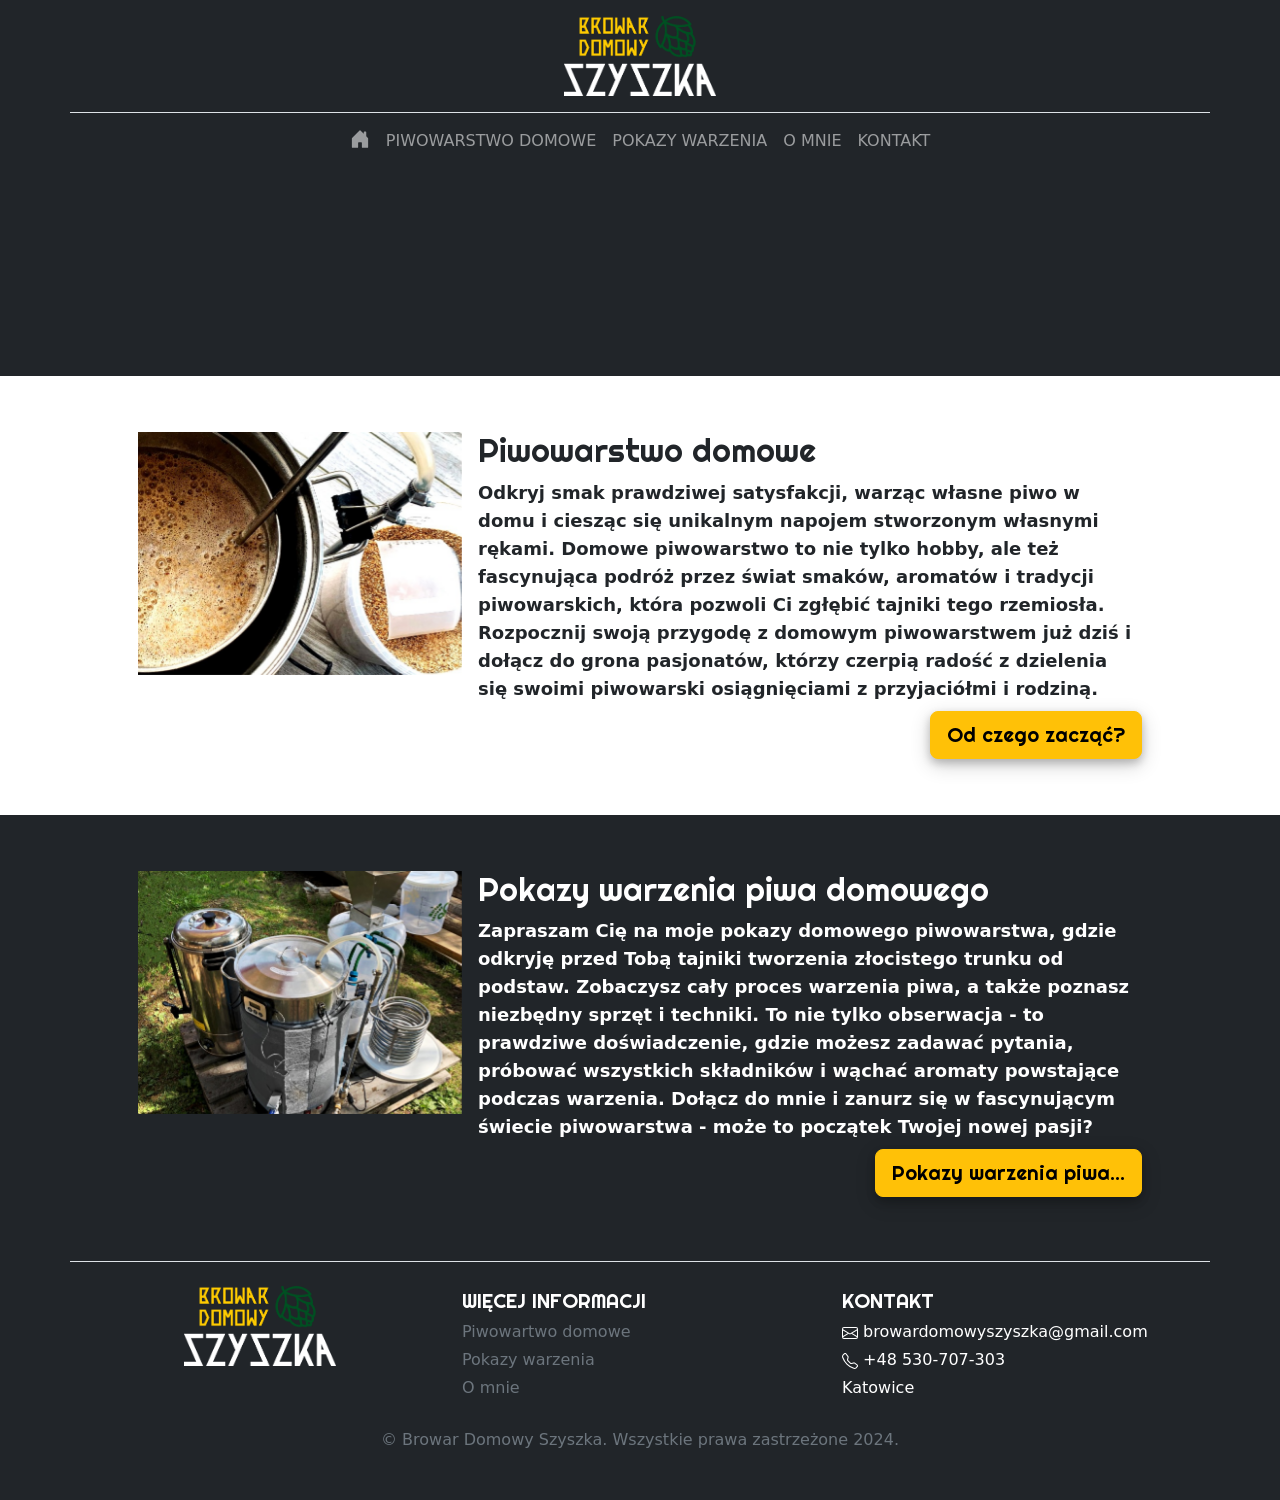
<file: index.html>
<!DOCTYPE html>
<html lang="en">
  <head>
    <title>Browar domowy SZYSZKA</title>
    <meta charset="utf-8">
    <meta name="viewport" content="width=device-width, initial-scale=1, shrink-to-fit=no">
    <link href="https://cdn.jsdelivr.net/npm/bootstrap@5.3.3/dist/css/bootstrap.min.css" rel="stylesheet">
    <link rel="preconnect" href="https://fonts.googleapis.com">
    <link rel="preconnect" href="https://fonts.gstatic.com" crossorigin>
    <link href="https://fonts.googleapis.com/css2?family=Righteous&display=swap" rel="stylesheet">
    <link href="css/style.css" rel="stylesheet" type="text/css">
    <script src="js/main.js"></script>
  </head>

  <body>
    <app-header></app-header>
    <div class="container-sm pb-5 text-center">
      <video preload autoplay muted loop class="img-fluid mx-auto d-block">
         <source src="media/crosswords.mp4" type="video/mp4">
         <p> crosswards </p>
      </video>
    
    </div>

    <!-- Piwowoarstwo domowe -->
    <div class="container-flex bg-white">
        <div class="container py-5">
            <div class="row mx-5">
                
                <div class="col-md-4 p-2">
                    <div id="carouselHB" class="carousel slide" data-bs-ride="carousel" data-bs-interval="3000">           
                        <div class="carousel-inner">
                          <div class="carousel-item active">
                            <img src="images/pages/home_brew/home/malt_h.jpg" class="d-block w-100" alt="malt">
                          </div>
                          <div class="carousel-item">
                            <img src="images/pages/home_brew/home/water_h.jpg" class="d-block w-100" alt="water">
                          </div>
                          <div class="carousel-item">
                            <img src="images/pages/home_brew/home/boil_h.jpg" class="d-block w-100" alt="boil">
                          </div>
                          <div class="carousel-item">
                            <img src="images/pages/home_brew/home/blg_h.jpg" class="d-block w-100" alt="blg">
                          </div>
                          <div class="carousel-item">
                            <img src="images/pages/home_brew/home/ferm_h.jpg" class="d-block w-100" alt="ferm">
                          </div>
                          <div class="carousel-item">
                            <img src="images/pages/home_brew/home/beer_h.jpg" class="d-block w-100" alt="ferm">
                          </div>
                        </div>
                        
                    </div>
                </div>
                <div class="col-md-8 p-2">
                    <p class="h2">Piwowarstwo domowe</p>
                    <p class="h6">Odkryj smak prawdziwej satysfakcji, warząc własne piwo w domu i ciesząc się unikalnym napojem stworzonym własnymi rękami. Domowe piwowarstwo to nie tylko hobby, ale też fascynująca podróż przez świat smaków, aromatów i tradycji piwowarskich, która pozwoli Ci zgłębić tajniki tego rzemiosła. Rozpocznij swoją przygodę z domowym piwowarstwem już dziś i dołącz do grona pasjonatów, którzy czerpią radość z dzielenia się swoimi piwowarski osiągnięciami z przyjaciółmi i rodziną.
                    </p>
                    <div class="position-button">
                        <a href="home_brew.html" class="btn btn-warning btn-lg" role="button">Od czego zacząć?</a>
                    </div>
                </div>
            </div>
        </div>
    </div>
    <!-- Pokazy warzenia-->
    <div class="container-flex">   
        <div class="container py-5 text-white">
            <div class="row mx-5">
                <div class="col-md-4 p-2">
                    <div id="carouselHB" class="carousel slide" data-bs-ride="carousel" data-bs-interval="2500">           
                        <div class="carousel-inner">
                          <div class="carousel-item active">
                            <img src="images/pages/brew_show/home/equip_h.jpg" class="d-block w-100" alt="equipment">
                          </div>
                          <div class="carousel-item">
                            <img src="images/pages/brew_show/home/hops_h.jpg" class="d-block w-100" alt="hops">
                          </div>
                          <div class="carousel-item">
                            <img src="images/pages/brew_show/home/malt_s_h.jpg" class="d-block w-100" alt="malt">
                          </div>
                          <div class="carousel-item">
                            <img src="images/pages/brew_show/home/book_h.jpg" class="d-block w-100" alt="book">
                          </div>
                          <div class="carousel-item">
                            <img src="images/pages/brew_show/home/pdm_h.jpg" class="d-block w-100" alt="table">
                          </div>
                          <div class="carousel-item">
                            <img src="images/pages/brew_show/home/mashing_h.jpg" class="d-block w-100" alt="mashing">
                          </div>
                        </div>
                        
                    </div>
                </div>
                <div class="col-md-8 p-2">
                    <p class="h2">Pokazy warzenia piwa domowego</p>
                    <p class="h6">Zapraszam Cię na moje pokazy domowego piwowarstwa, gdzie odkryję przed Tobą tajniki tworzenia złocistego trunku od podstaw. Zobaczysz cały proces warzenia piwa, a także poznasz niezbędny sprzęt i techniki. To nie tylko obserwacja - to prawdziwe doświadczenie, gdzie możesz zadawać pytania, próbować wszystkich składników i wąchać aromaty powstające podczas warzenia. Dołącz do mnie i zanurz się w fascynującym świecie piwowarstwa - może to początek Twojej nowej pasji?
                    </p>
                    <div class="position-button">
                        <a href="brew_show.html" class="btn btn-warning btn-lg" role="button">Pokazy warzenia piwa...</a> 
                    </div>    
                </div>
            </div>
        </div>
    </div>


    <app-footer></app-footer>
    <script src="https://cdn.jsdelivr.net/npm/bootstrap@5.3.3/dist/js/bootstrap.bundle.min.js" integrity="sha384-YvpcrYf0tY3lHB60NNkmXc5s9fDVZLESaAA55NDzOxhy9GkcIdslK1eN7N6jIeHz" crossorigin="anonymous"></script>
    <script src="https://code.jquery.com/jquery-3.7.1.min.js" integrity="sha256-/JqT3SQfawRcv/BIHPThkBvs0OEvtFFmqPF/lYI/Cxo=" crossorigin="anonymous"></script>
    <script src="js/main.js"></script>
  </body>
    
</html>
</file>
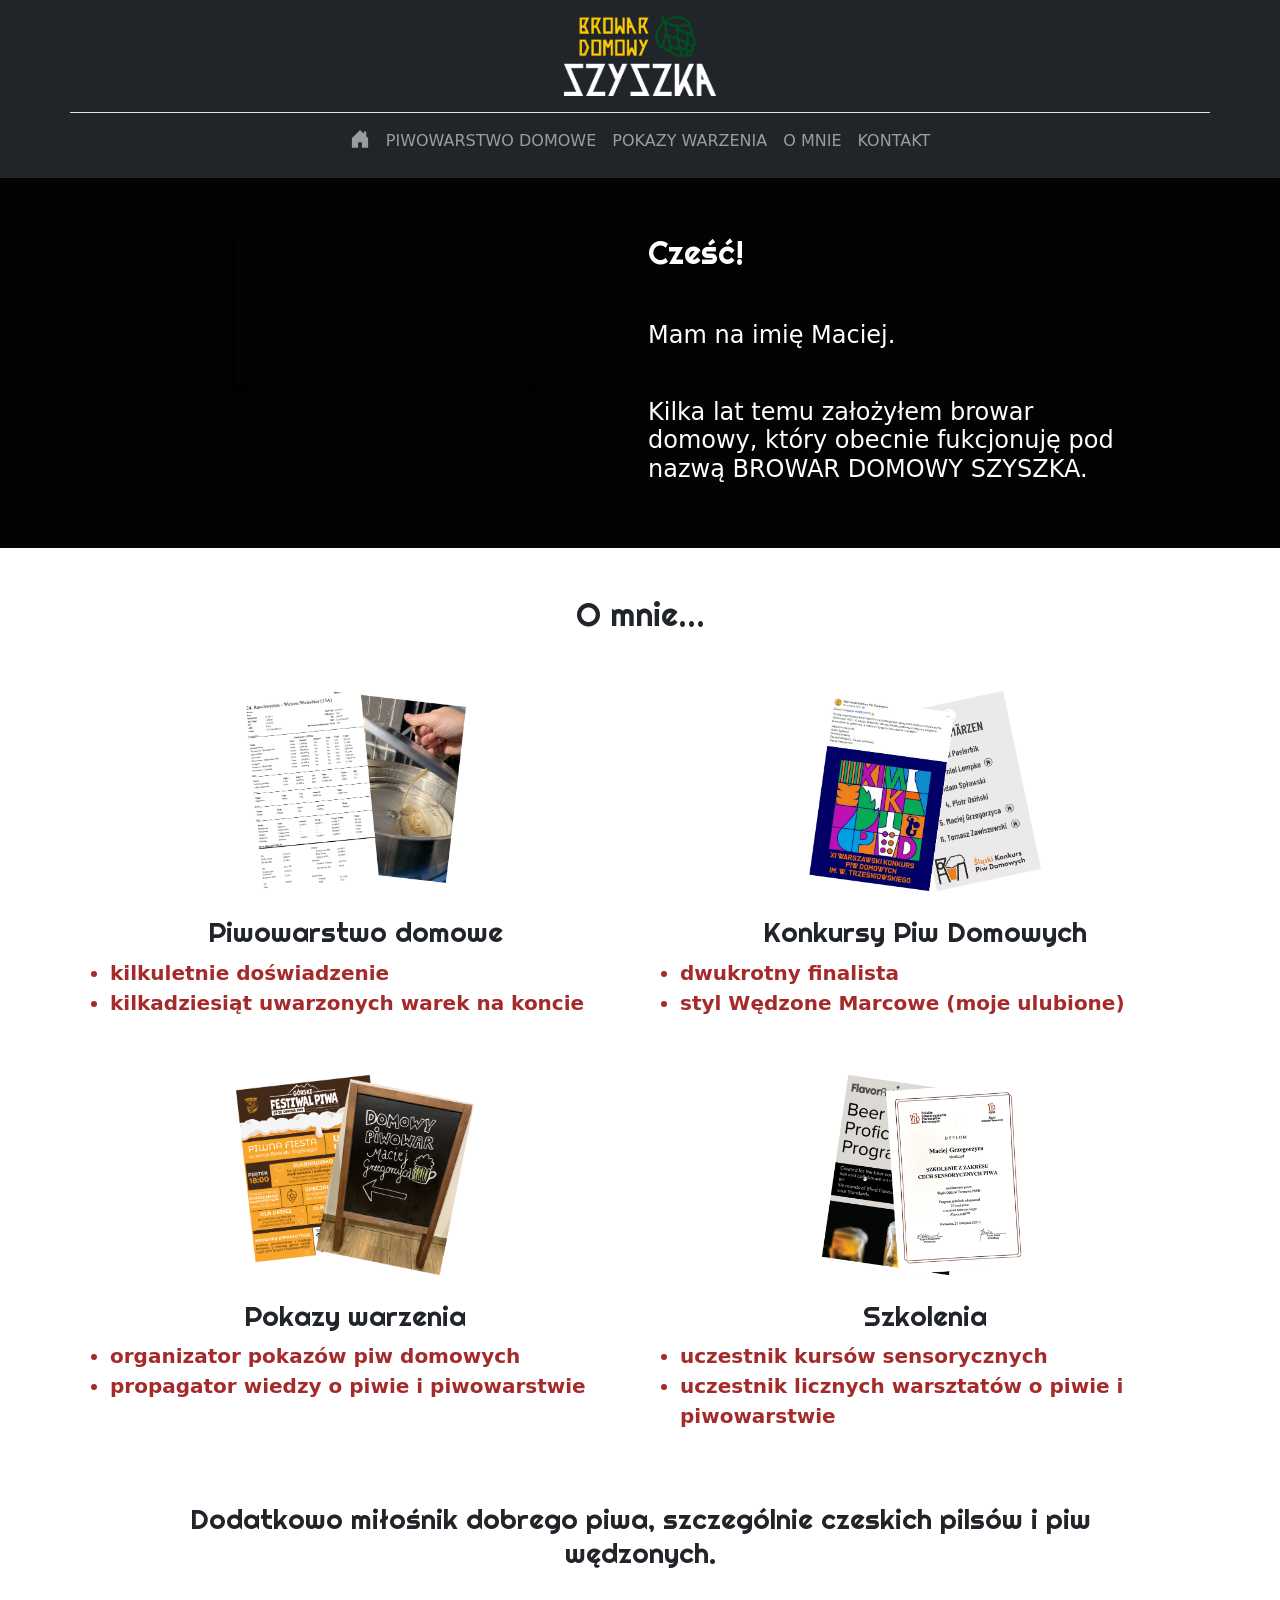
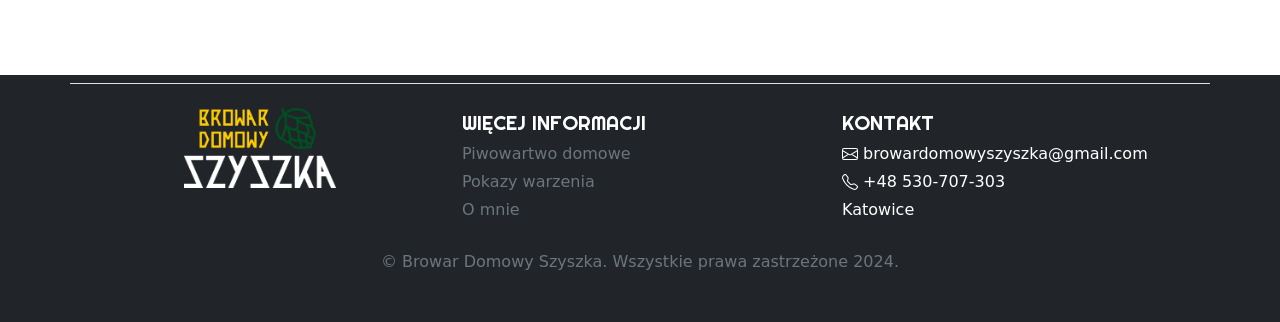
<file: about_me.html>
<!DOCTYPE html>
<html lang="en">
  <head>
    <title>Browar domowy SZYSZKA - O mnie</title>
    <meta charset="utf-8">
    <meta name="viewport" content="width=device-width, initial-scale=1, shrink-to-fit=no">
    <link href="https://cdn.jsdelivr.net/npm/bootstrap@5.3.3/dist/css/bootstrap.min.css" rel="stylesheet">
    <link rel="preconnect" href="https://fonts.googleapis.com">
    <link rel="preconnect" href="https://fonts.gstatic.com" crossorigin>
    <link href="https://fonts.googleapis.com/css2?family=Righteous&display=swap" rel="stylesheet">
    <link href="css/style.css" rel="stylesheet" type="text/css">
    <script src="js/main.js"></script>
  </head>

  <body>
    <app-header></app-header>

      <!-- O mnie -->
      <div class="container-flex bg-color-about">
        <div class="container py-5">
            <div class="row mx-5">
                <div class="col-md-6 p-2">
                    <video class="img-fluid mx-auto d-block shadow-my" onmouseover="this.play()">
                        <source src="media/cheers.mp4" type="video/mp4">
                        <p> cheers </p>
                    </video>
                </div>
                <div class="col-md-6 p-2 align-content-center">
                        <p class="h2 mb-5">Cześć!</p>
                        <p class="h4 mb-5">Mam na imię Maciej.</p>
                        <p class="h4"> Kilka lat temu założyłem browar domowy, który obecnie fukcjonuję pod nazwą BROWAR DOMOWY SZYSZKA.</p>
                </div>
            </div>
        </div>
      </div>
      <div class="container-flex bg-white">
          <div class="container py-5">
              <p class="h2 text-center pb-3">O mnie...</p>
              <div class="row">
                  <div class="col-sm-6 p-2">
                      <img src="images/pages/about_me/piwodomowe.png" class="about-me"></a>
                      <p class="h3 title-show"> Piwowarstwo domowe </p>
                      <ul class="h5-show">
                          <li>kilkuletnie doświadzenie</li>
                          <li>kilkadziesiąt uwarzonych warek na koncie</li>
                      </ul>
                  </div>
                  <div class="col-sm-6 p-2">
                      <img src="images/pages/about_me/konkursy.png" class="about-me"></a>
                      <p class="h3 title-show">Konkursy Piw Domowych</p>
                      <ul class="h5-show">
                          <li>dwukrotny finalista </li>
                          <li>styl Wędzone Marcowe (moje ulubione)</li>
                      </ul>
                  </div>
                  <div class="col-sm-6 p-2">
                      <img src="images/pages/about_me/pokazy.png" class="about-me"></a>
                      <p class="h3 title-show">Pokazy warzenia</p>
                      <ul class="h5-show">
                          <li>organizator pokazów piw domowych</li>
                          <li>propagator wiedzy o piwie i piwowarstwie</li>
                      </ul>
                  </div>
                  <div class="col-sm-6 p-2">
                      <img src="images/pages/about_me/szkolenia.png" class="about-me"></a>
                      <p class="h3 title-show">Szkolenia</p>
                      <ul class="h5-show">
                          <li>uczestnik kursów sensorycznych</li>
                          <li>uczestnik licznych warsztatów o piwie i piwowarstwie</li>
                      </ul>
                  </div>
              </div>
              <p class="h3 text-center p-5"> Dodatkowo miłośnik dobrego piwa, szczególnie czeskich pilsów i piw wędzonych.
              </p>

          </div>
      </div>    

    <app-footer></app-footer>
    <script src="https://cdn.jsdelivr.net/npm/bootstrap@5.3.3/dist/js/bootstrap.bundle.min.js" integrity="sha384-YvpcrYf0tY3lHB60NNkmXc5s9fDVZLESaAA55NDzOxhy9GkcIdslK1eN7N6jIeHz" crossorigin="anonymous"></script>
    <script src="https://code.jquery.com/jquery-3.7.1.min.js" integrity="sha256-/JqT3SQfawRcv/BIHPThkBvs0OEvtFFmqPF/lYI/Cxo=" crossorigin="anonymous"></script>
    <script src="js/main.js"></script>
  </body>

</html>
</file>
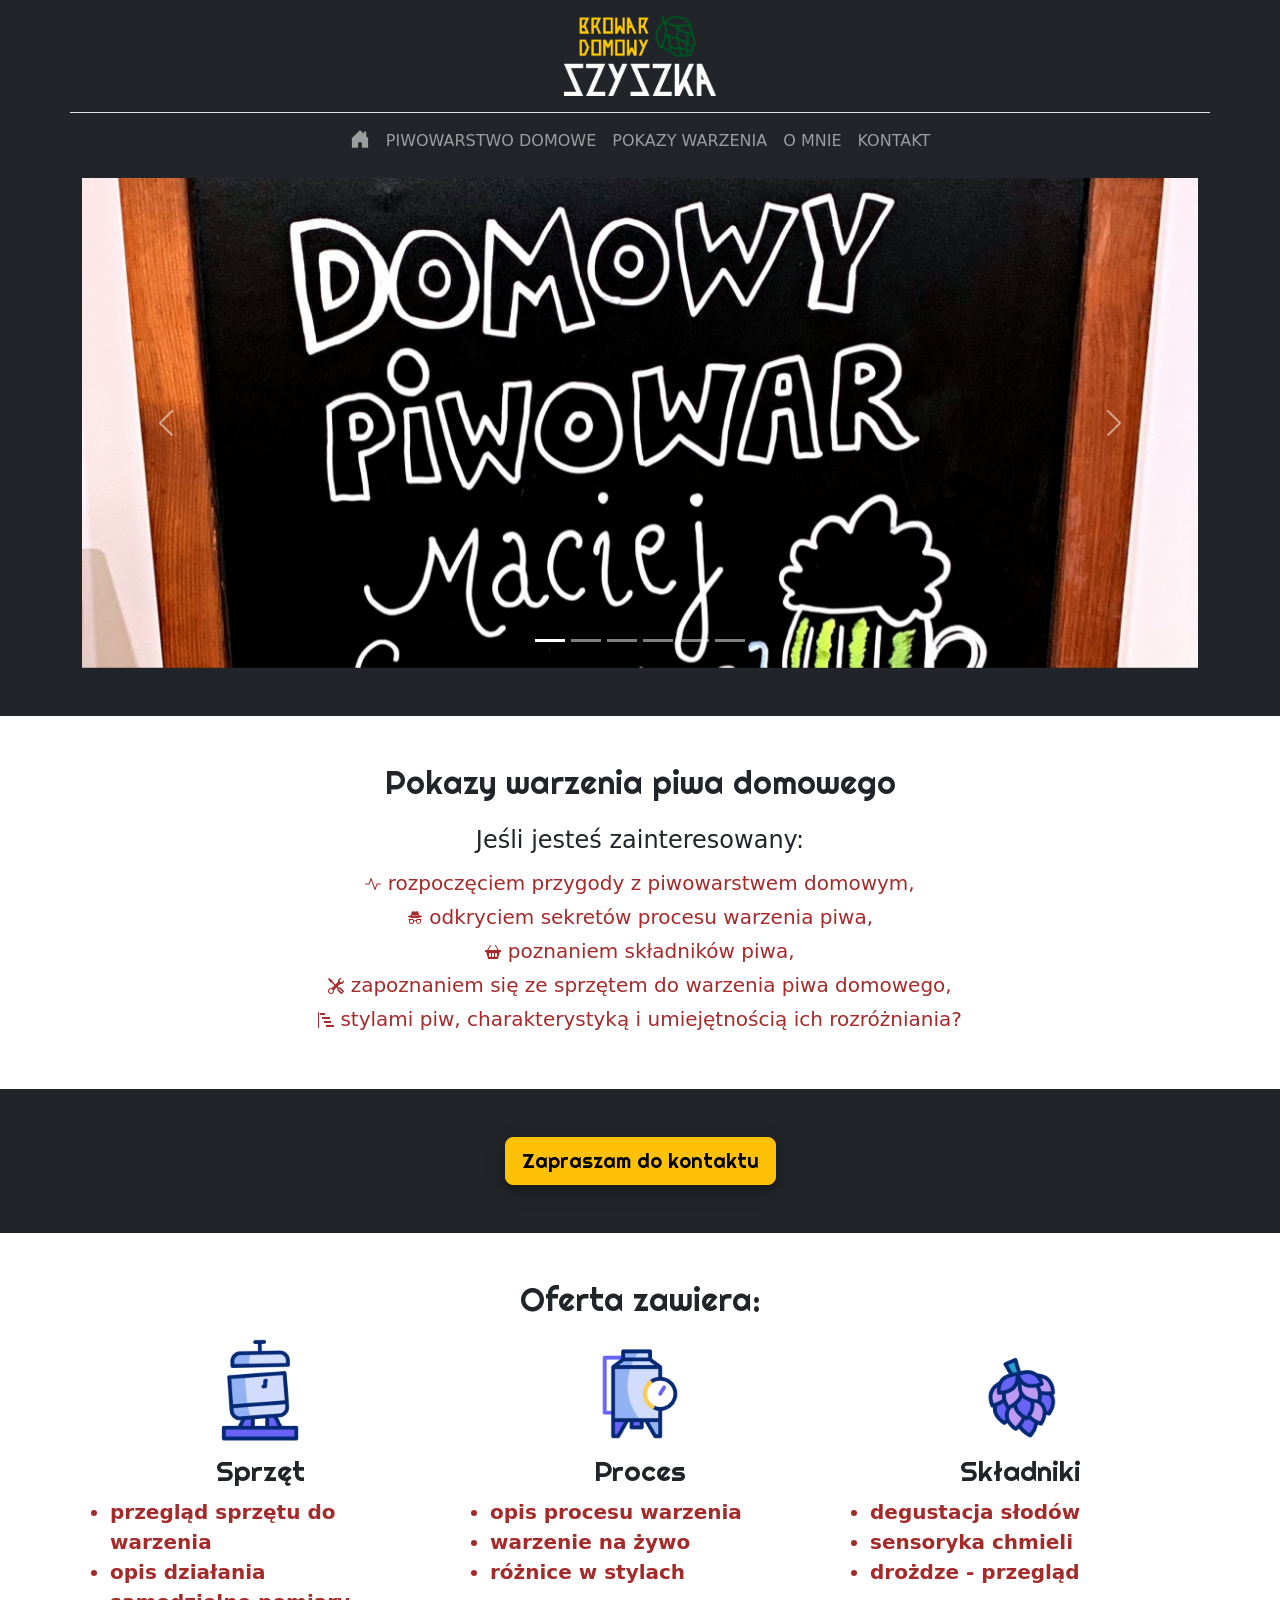
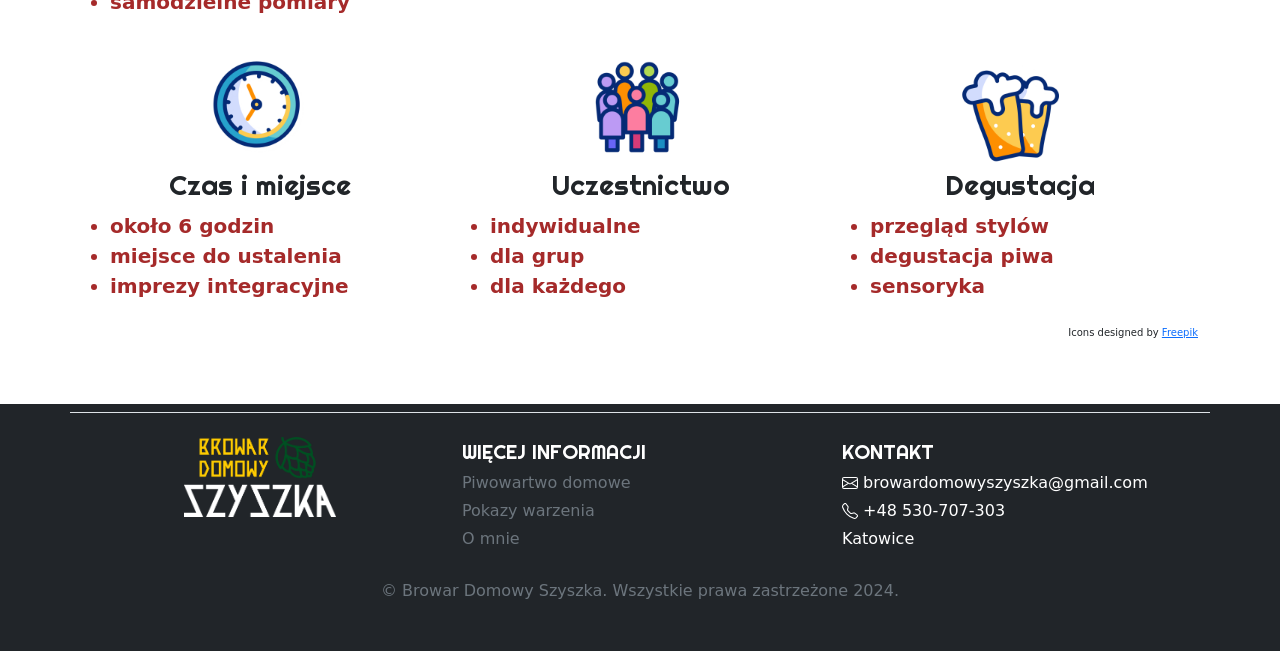
<file: brew_show.html>
<!DOCTYPE html>
<html lang="en">
  <head>
    <title>Browar domowy SZYSZKA</title>
    <meta charset="utf-8">
    <meta name="viewport" content="width=device-width, initial-scale=1, shrink-to-fit=no">
    <link href="https://cdn.jsdelivr.net/npm/bootstrap@5.3.3/dist/css/bootstrap.min.css" rel="stylesheet">
    <link rel="preconnect" href="https://fonts.googleapis.com">
    <link rel="preconnect" href="https://fonts.gstatic.com" crossorigin>
    <link href="https://fonts.googleapis.com/css2?family=Righteous&display=swap" rel="stylesheet">
    <link href="css/style.css" rel="stylesheet" type="text/css">
    <script src="js/main.js"></script>
  </head>

  <body>
    <app-header></app-header>
          
        <div class="container-sm pb-5">
          <div id="carouselHB" class="carousel slide" data-bs-ride="carousel">
            <div class="carousel-indicators">
              <button type="button" data-bs-target="#carouselHB" data-bs-slide-to="0" class="active" aria-current="true" aria-label="Slide 1"></button>
              <button type="button" data-bs-target="#carouselHB" data-bs-slide-to="1" aria-label="Slide 2"></button>
              <button type="button" data-bs-target="#carouselHB" data-bs-slide-to="2" aria-label="Slide 3"></button>
              <button type="button" data-bs-target="#carouselHB" data-bs-slide-to="3" aria-label="Slide 4"></button>
              <button type="button" data-bs-target="#carouselHB" data-bs-slide-to="4" aria-label="Slide 5"></button>
              <button type="button" data-bs-target="#carouselHB" data-bs-slide-to="5" aria-label="Slide 6"></button>
            </div>
            <div class="carousel-inner">
              <div class="carousel-item active">
                <img src="images/pages/brew_show/maciej.jpg" class="d-block w-100" alt="mash">
              </div>
              <div class="carousel-item">
                <img src="images/pages/brew_show/hops.jpg" class="d-block w-100" alt="water">
              </div>
              <div class="carousel-item">
                <img src="images/pages/brew_show/malt_s.jpg" class="d-block w-100" alt="boil">
              </div>
              <div class="carousel-item">
                <img src="images/pages/brew_show/book.jpg" class="d-block w-100" alt="blg">
              </div>
              <div class="carousel-item">
                <img src="images/pages/brew_show/mashing.jpg" class="d-block w-100" alt="ferm">
              </div>
              <div class="carousel-item">
                <img src="images/pages/brew_show/equip.jpg" class="d-block w-100" alt="mashing">
              </div>
            </div>
            <button class="carousel-control-prev" type="button" data-bs-target="#carouselHB" data-bs-slide="prev">
              <span class="carousel-control-prev-icon" aria-hidden="true"></span>
              <span class="visually-hidden">Previous</span>
            </button>
            <button class="carousel-control-next" type="button" data-bs-target="#carouselHB" data-bs-slide="next">
              <span class="carousel-control-next-icon" aria-hidden="true"></span>
              <span class="visually-hidden">Next</span>
            </button>
          </div>
          
        </div>

        <!-- Pokazy warzenia piwa -->
        <div class="container-flex bg-white">
          <div class="container py-5">
              <p class="h2 text-center mb-4">Pokazy warzenia piwa domowego</p>
              <p class="h4 text-center mb-3">Jeśli jesteś zainteresowany:</p>
              <p class="h5"><svg xmlns="http://www.w3.org/2000/svg" width="16" height="16" fill="currentColor" class="bi bi-activity" viewBox="0 0 16 16">
                <path fill-rule="evenodd" d="M6 2a.5.5 0 0 1 .47.33L10 12.036l1.53-4.208A.5.5 0 0 1 12 7.5h3.5a.5.5 0 0 1 0 1h-3.15l-1.88 5.17a.5.5 0 0 1-.94 0L6 3.964 4.47 8.171A.5.5 0 0 1 4 8.5H.5a.5.5 0 0 1 0-1h3.15l1.88-5.17A.5.5 0 0 1 6 2"/>
                </svg> rozpoczęciem przygody z piwowarstwem domowym,</p>
              <p class="h5"><svg xmlns="http://www.w3.org/2000/svg" width="16" height="16" fill="currentColor" class="bi bi-incognito" viewBox="0 0 16 16">
                <path fill-rule="evenodd" d="m4.736 1.968-.892 3.269-.014.058C2.113 5.568 1 6.006 1 6.5 1 7.328 4.134 8 8 8s7-.672 7-1.5c0-.494-1.113-.932-2.83-1.205l-.014-.058-.892-3.27c-.146-.533-.698-.849-1.239-.734C9.411 1.363 8.62 1.5 8 1.5s-1.411-.136-2.025-.267c-.541-.115-1.093.2-1.239.735m.015 3.867a.25.25 0 0 1 .274-.224c.9.092 1.91.143 2.975.143a30 30 0 0 0 2.975-.143.25.25 0 0 1 .05.498c-.918.093-1.944.145-3.025.145s-2.107-.052-3.025-.145a.25.25 0 0 1-.224-.274M3.5 10h2a.5.5 0 0 1 .5.5v1a1.5 1.5 0 0 1-3 0v-1a.5.5 0 0 1 .5-.5m-1.5.5q.001-.264.085-.5H2a.5.5 0 0 1 0-1h3.5a1.5 1.5 0 0 1 1.488 1.312 3.5 3.5 0 0 1 2.024 0A1.5 1.5 0 0 1 10.5 9H14a.5.5 0 0 1 0 1h-.085q.084.236.085.5v1a2.5 2.5 0 0 1-5 0v-.14l-.21-.07a2.5 2.5 0 0 0-1.58 0l-.21.07v.14a2.5 2.5 0 0 1-5 0zm8.5-.5h2a.5.5 0 0 1 .5.5v1a1.5 1.5 0 0 1-3 0v-1a.5.5 0 0 1 .5-.5"/>
              </svg> odkryciem sekretów procesu warzenia piwa,</p>
              <p class="h5"><svg xmlns="http://www.w3.org/2000/svg" width="16" height="16" fill="currentColor" class="bi bi-basket2-fill" viewBox="0 0 16 16">
                <path d="M5.929 1.757a.5.5 0 1 0-.858-.514L2.217 6H.5a.5.5 0 0 0-.5.5v1a.5.5 0 0 0 .5.5h.623l1.844 6.456A.75.75 0 0 0 3.69 15h8.622a.75.75 0 0 0 .722-.544L14.877 8h.623a.5.5 0 0 0 .5-.5v-1a.5.5 0 0 0-.5-.5h-1.717L10.93 1.243a.5.5 0 1 0-.858.514L12.617 6H3.383zM4 10a1 1 0 0 1 2 0v2a1 1 0 1 1-2 0zm3 0a1 1 0 0 1 2 0v2a1 1 0 1 1-2 0zm4-1a1 1 0 0 1 1 1v2a1 1 0 1 1-2 0v-2a1 1 0 0 1 1-1"/>
              </svg> poznaniem składników piwa,</p>
              <p class="h5"><svg xmlns="http://www.w3.org/2000/svg" width="16" height="16" fill="currentColor" class="bi bi-tools" viewBox="0 0 16 16">
                <path d="M1 0 0 1l2.2 3.081a1 1 0 0 0 .815.419h.07a1 1 0 0 1 .708.293l2.675 2.675-2.617 2.654A3.003 3.003 0 0 0 0 13a3 3 0 1 0 5.878-.851l2.654-2.617.968.968-.305.914a1 1 0 0 0 .242 1.023l3.27 3.27a.997.997 0 0 0 1.414 0l1.586-1.586a.997.997 0 0 0 0-1.414l-3.27-3.27a1 1 0 0 0-1.023-.242L10.5 9.5l-.96-.96 2.68-2.643A3.005 3.005 0 0 0 16 3q0-.405-.102-.777l-2.14 2.141L12 4l-.364-1.757L13.777.102a3 3 0 0 0-3.675 3.68L7.462 6.46 4.793 3.793a1 1 0 0 1-.293-.707v-.071a1 1 0 0 0-.419-.814zm9.646 10.646a.5.5 0 0 1 .708 0l2.914 2.915a.5.5 0 0 1-.707.707l-2.915-2.914a.5.5 0 0 1 0-.708M3 11l.471.242.529.026.287.445.445.287.026.529L5 13l-.242.471-.026.529-.445.287-.287.445-.529.026L3 15l-.471-.242L2 14.732l-.287-.445L1.268 14l-.026-.529L1 13l.242-.471.026-.529.445-.287.287-.445.529-.026z"/>
              </svg> zapoznaniem się ze sprzętem do warzenia piwa domowego,</p>
              <p class="h5"><svg xmlns="http://www.w3.org/2000/svg" width="16" height="16" fill="currentColor" class="bi bi-bar-chart-steps" viewBox="0 0 16 16">
                <path d="M.5 0a.5.5 0 0 1 .5.5v15a.5.5 0 0 1-1 0V.5A.5.5 0 0 1 .5 0M2 1.5a.5.5 0 0 1 .5-.5h4a.5.5 0 0 1 .5.5v1a.5.5 0 0 1-.5.5h-4a.5.5 0 0 1-.5-.5zm2 4a.5.5 0 0 1 .5-.5h7a.5.5 0 0 1 .5.5v1a.5.5 0 0 1-.5.5h-7a.5.5 0 0 1-.5-.5zm2 4a.5.5 0 0 1 .5-.5h6a.5.5 0 0 1 .5.5v1a.5.5 0 0 1-.5.5h-6a.5.5 0 0 1-.5-.5zm2 4a.5.5 0 0 1 .5-.5h7a.5.5 0 0 1 .5.5v1a.5.5 0 0 1-.5.5h-7a.5.5 0 0 1-.5-.5z"/>
              </svg> stylami piw, charakterystyką i umiejętnością ich rozróżniania?</p>
          </div>
        </div>
        <div class="container-flex">  
          <div class="container py-5 text-center">
            <a href="#footer" class="btn btn-warning btn-lg" role="button">Zapraszam do kontaktu</a> 
          </div>  
        </div>  
        <div class="container-flex bg-white">
          <div class="container py-5">
            <p class="h2 text-center" >Oferta zawiera: </p>    
              <div class="row">
                <div class="col-sm-4 p-2">
                  <img class="icons-bs" src="ico/brew_show/pot.gif">
                  <p class="h3 title-show"> Sprzęt </p>
                  <ul class="h5-show">
                    <li>przegląd sprzętu do warzenia</li>
                    <li>opis działania</li>
                    <li>samodzielne pomiary</li>
                  </ul>
                </div>  
                <div class="col-sm-4 p-2">
                  <img class="icons-bs" src="ico/brew_show/fermentation.gif" >
                  <p class="h3 title-show">Proces</p>
                  <ul class="h5-show">
                    <li>opis procesu warzenia</li>
                    <li>warzenie na żywo</li>
                    <li>różnice w stylach</li>
                  </ul>
                </div>
                <div class="col-sm-4 p-2">
                  <img class="icons-bs" src="ico/brew_show/hops.gif" >
                  <p class="h3 title-show"> Składniki </p>
                  <ul class="h5-show">
                    <li>degustacja słodów</li>
                    <li>sensoryka chmieli</li>
                    <li>drożdze - przegląd</li>
                  </ul>
                </div>    
                <div class="col-sm-4 p-2">
                  <img class="icons-bs" src="ico/brew_show/time.gif" >
                  <p class="h3 title-show"> Czas i miejsce </p>
                  <ul class="h5-show">
                    <li>około 6 godzin</li>
                    <li>miejsce do ustalenia</li>
                    <li>imprezy integracyjne</li>
                  </ul>
                </div>    
                <div class="col-sm-4 p-2">
                  <img class="icons-bs" src="ico/brew_show/people.gif" >
                  <p class="h3 title-show"> Uczestnictwo </p>
                  <ul class="h5-show">
                    <li>indywidualne</li>
                    <li>dla grup</li>
                    <li>dla każdego</li>
                  </ul>
                </div>    
                <div class="col-sm-4 p-2">
                  <img class="icons-bs" src="ico/brew_show/beer.gif" >
                  <p class="h3 title-show"> Degustacja </p>
                  <ul class="h5-show">
                    <li>przegląd stylów</li>
                    <li>degustacja piwa </li>
                    <li>sensoryka</li>
                  </ul>
                </div>    

              </div>
              <p class="h8">Icons designed by <a href="https://pl.freepik.com">Freepik</a></p>
            </div> 
          </div>
          
        </div>

    <app-footer></app-footer>
    <script src="https://cdn.jsdelivr.net/npm/bootstrap@5.3.3/dist/js/bootstrap.bundle.min.js" integrity="sha384-YvpcrYf0tY3lHB60NNkmXc5s9fDVZLESaAA55NDzOxhy9GkcIdslK1eN7N6jIeHz" crossorigin="anonymous"></script>
    <script src="https://code.jquery.com/jquery-3.7.1.min.js" integrity="sha256-/JqT3SQfawRcv/BIHPThkBvs0OEvtFFmqPF/lYI/Cxo=" crossorigin="anonymous"></script>
    <script src="js/main.js"></script>

  </body>
        
</html>
</file>
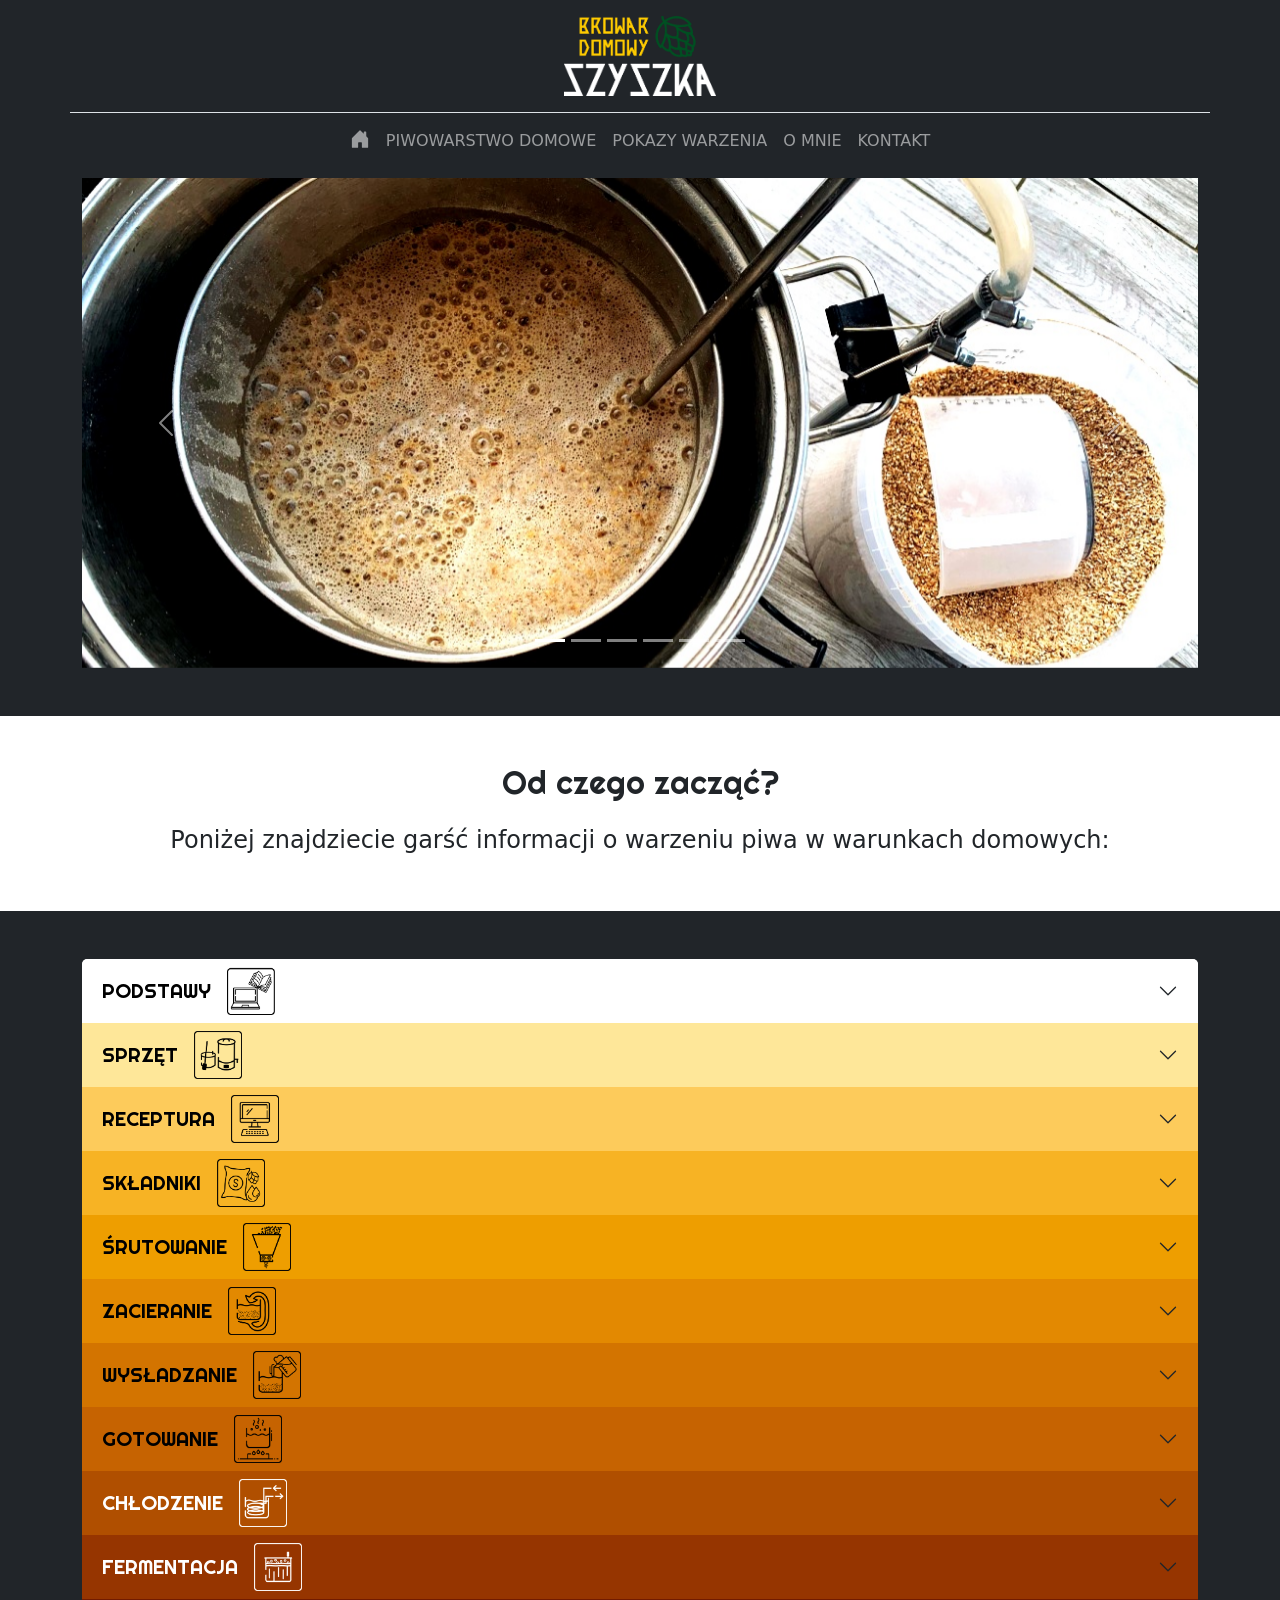
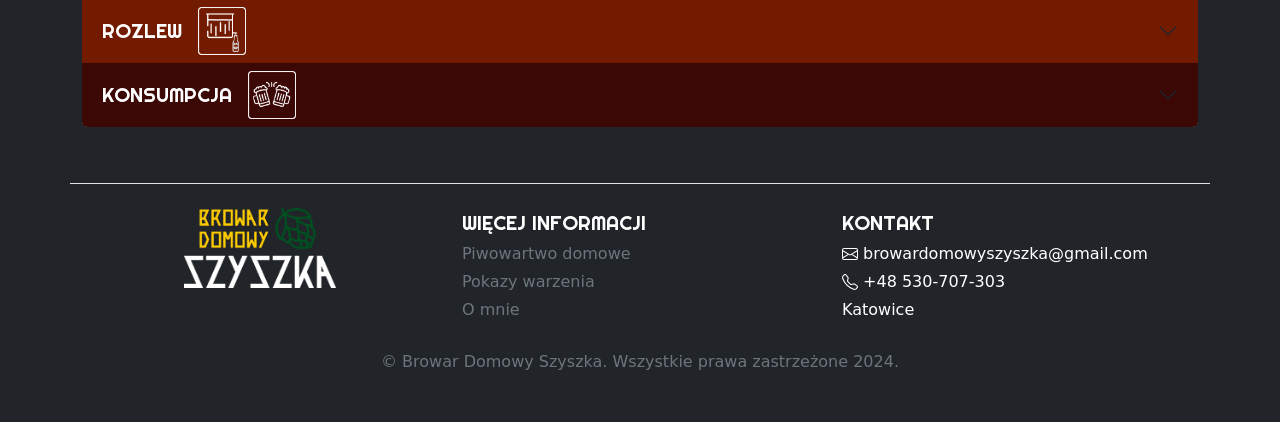
<file: home_brew.html>
<!DOCTYPE html>
<html lang="en">
  <head>
    <title>Browar domowy SZYSZKA</title>
    <meta charset="utf-8">
    <meta name="viewport" content="width=device-width, initial-scale=1, shrink-to-fit=no">
    <link href="https://cdn.jsdelivr.net/npm/bootstrap@5.3.3/dist/css/bootstrap.min.css" rel="stylesheet">
    <link rel="preconnect" href="https://fonts.googleapis.com">
    <link rel="preconnect" href="https://fonts.gstatic.com" crossorigin>
    <link href="https://fonts.googleapis.com/css2?family=Righteous&display=swap" rel="stylesheet">
    <link href="css/style.css" rel="stylesheet" type="text/css">
    <script src="js/main.js"></script>
  </head>

  <body>
    <app-header></app-header>

    <div class="container-sm pb-5">
      <div id="carouselHB" class="carousel slide" data-bs-ride="carousel">
        <div class="carousel-indicators">
          <button type="button" data-bs-target="#carouselHB" data-bs-slide-to="0" class="active" aria-current="true" aria-label="Slide 1"></button>
          <button type="button" data-bs-target="#carouselHB" data-bs-slide-to="1" aria-label="Slide 2"></button>
          <button type="button" data-bs-target="#carouselHB" data-bs-slide-to="2" aria-label="Slide 3"></button>
          <button type="button" data-bs-target="#carouselHB" data-bs-slide-to="3" aria-label="Slide 4"></button>
          <button type="button" data-bs-target="#carouselHB" data-bs-slide-to="4" aria-label="Slide 5"></button>
          <button type="button" data-bs-target="#carouselHB" data-bs-slide-to="5" aria-label="Slide 6"></button>
        </div>
        <div class="carousel-inner">
          <div class="carousel-item active">
            <img src="images/pages/home_brew/malt.jpg" class="d-block w-100" alt="malt">
          </div>
          <div class="carousel-item">
            <img src="images/pages/home_brew/water.jpg" class="d-block w-100" alt="water">
          </div>
          <div class="carousel-item">
            <img src="images/pages/home_brew/boil.jpg" class="d-block w-100" alt="boil">
          </div>
          <div class="carousel-item">
            <img src="images/pages/home_brew/blg.jpg" class="d-block w-100" alt="blg">
          </div>
          <div class="carousel-item">
            <img src="images/pages/home_brew/ferm.jpg" class="d-block w-100" alt="ferm">
          </div>
          <div class="carousel-item">
              <img src="images/pages/home_brew/beer.jpg" class="d-block w-100" alt="mashing">
          </div>
        </div>
        <button class="carousel-control-prev" type="button" data-bs-target="#carouselHB" data-bs-slide="prev">
          <span class="carousel-control-prev-icon" aria-hidden="true"></span>
          <span class="visually-hidden">Previous</span>
        </button>
        <button class="carousel-control-next" type="button" data-bs-target="#carouselHB" data-bs-slide="next">
          <span class="carousel-control-next-icon" aria-hidden="true"></span>
          <span class="visually-hidden">Next</span>
        </button>
      </div>
      
    </div>

    <!-- Piwowarstwo domowe -->
    <div class="container-flex bg-white">
      <div class="container py-5">
          <p class="h2 text-center mb-4">Od czego zacząć?</p>
          <p class="h4 text-center"> Poniżej znajdziecie garść informacji o warzeniu piwa w warunkach domowych:
          </p>
      
      </div>
    </div>
    <!-- Accordions-->
    <div class="container-flex">    
      <div class="container py-5">
          <div class="accordion" id="accordion_HB">
              <!-- a1 -->
              <div class="accordion-item">
                <h2 class="accordion-header" id="headingOne">    
                  <button class="accordion-button collapsed" type="button" id="a1" data-bs-toggle="collapse" data-bs-target="#collapseOne" aria-expanded="true" aria-controls="collapseOne">
                    <h5 class="text-accordion">Podstawy</h5>
                    <img class="icons" src="ico/home_brew/learn.png" >
                  </button>
                </h2>
                <div id="collapseOne" class="accordion-collapse collapse" aria-labelledby="headingOne" data-bs-parent="#accordionHB">
                  <div class="accordion-body">
                    <p> 
                      Podstawą jest zawsze wiedza. Wiedzieć nie oznacza umieć, to przychodzi z doświadczeniem, jednakże bez wiedzy o sprzęcie, składnikach, procesie, stylach, trudno jest zacząć warzyć piwo. Poniżej moja subiektywna lista źródeł informacji.
                    </p>
                    <p class="h6">Skąd czeprać wiedzę na temat piwa?</p>
                    <ul>
                      <li>Książki - każdemu polecam książkę "Jak warzyć piwo" Johna Palmera</li>       
                      <li>Strona internetowa piwo.org - znajdują się na niej właściwie wszystkie informacje na temat piwowarstwa, receptur, czy sprzętu. Oprócz tego nadal prężnie działa forum</li>   
                      <li>Polskie Stowarzyszenie Piwowarów domowych (PSPD) - wiedza, szkolenia, konkursy, magazyn "Piwowar"</li>   
                      <li><strong>Niczym niezastąpiona wiedza od innych doświadczonych piwowarów domowych</strong></li>   

                    </ul>
                    <p>
                  </div>
                </div>
              </div>
              <!-- a2 -->
              <div class="accordion-item">
                <h2 class="accordion-header" id="headingTwo">
                  <button class="accordion-button collapsed" type="button" id="a2" data-bs-toggle="collapse" data-bs-target="#collapseTwo" aria-expanded="false" aria-controls="collapseTwo">
                    <h5 class="text-accordion">Sprzęt</h5>
                    <img class="icons" src="ico/home_brew/equ.png" >
                  </button>
                </h2>
                <div id="collapseTwo" class="accordion-collapse collapse" aria-labelledby="headingTwo" data-bs-parent="#accordionHB">
                  <div class="accordion-body">
                    <p> 
                      Warzenie piwa w domu to fascynujące hobby, które wymaga odpowiedniego sprzętu. Oto lista podstawowego wyposażenia, które jest niezbędne dla początkującego piwowara:
                    </p>
                    <p class="h6">Garnek do gotowania</p>
                    <p>
                      Duży garnek o pojemności co najmniej 20-30 litrów jest kluczowym elementem. Powinien być wykonany ze stali nierdzewnej lub emaliowany, z grubym dnem zapewniającym równomierne rozprowadzanie ciepła.
                      <br>Dobrą, bardzo częstwo używaną alternatywą jest również elektryczny, automatyczny kocioł zacierno-warzelny.                     
                    </p>
                    <p class="h6">Fermentory</p>
                    <p>Przynajmniej dwa (z kranikiem i bez). Najczęściej używane są:</p>
                    <ul>
                      <li>Plastikowe wiadra z pokrywą (tanie i lekkie)</li>       
                      <li>Szklane gąsiorki (łatwe do czyszczenia i nie absorbują zapachów)</li>       
                      <li>Stalowe fermentory (trwałe, ale droższe)</li>      
                    </ul> 
                    <p>
                      Fermentor powinien mieć pojemność większą niż planowana objętość piwa, aby zostawić miejsce na pianę.
                    </p>

                    <p class="h6">Rurka fermentacyjna</p>
                    <p>To prosty, ale ważny element. Pozwala na ujście dwutlenku węgla z fermentora, jednocześnie nie wpuszczając do środka powietrza i potencjalnych zanieczyszczeń.       
                    </p>

                    <p class="h6">Termometr</p>
                    <p>
                      Precyzyjny termometr jest niezbędny do kontrolowania temperatury na różnych etapach procesu. Najlepsze są cyfrowe termometry z długą sondą.       
                    </p>

                    <p class="h6">Aerometr (cukromierz)</p>
                    <p>
                      Służy do mierzenia gęstości brzeczki w blg, co pozwala określić potencjalną zawartość alkoholu w piwie.       
                    </p>

                    <p class="h6">Chłodnica</p>
                    <p>
                      Do szybkiego schładzania gorącej brzeczki. Typy:        
                    </p>
                    <ul>
                      <li>Chłodnica zanurzeniowa</li>       
                      <li>Chłodnica przeciwbierzna</li>       
                    </ul>
                    
                    <p class="h6">Keg, butelki i  kapslownica</p>
                    <p>Do butelkowania gotowego piwa potrzebne są czyste butelki (najlepiej ciemne) i narzędzie do ich zamykania - kapslownica. Alternatywą są butleki z mechanicznym korkiem. 
                      <br>Można również przelać piwo do kegów różnego rodzaju, chociaż piwowarzy domowi najczęściej używają Cornelius Keg z racji łatwego dostępu do wnętrza (zdejmowana duża pokrywka na górze).        
                    </p>

                    <p class="h6">Środki czyszczące i dezynfekujące</p>
                    <p>
                      Higiena jest kluczowa w piwowarstwie. Potrzebne będą specjalne środki do czyszczenia i dezynfekcji sprzętu. Ja polecam NaOH (soda kaustyczna) do odkażania oraz StarSan do dezynfekcji i deazktywacji sody kaustycznej.          
                    </p>

                    <p class="h6">Śrutownik do słodu</p>
                    <p>
                      Jeśli planujesz używać całych ziaren słodu, młynek będzie niezbędny do ich rozdrobnienia przed zacieraniem.         
                    </p>

                    <p class="h6">Dodatkowe akcesoria</p>
                    <ul>
                      <li>Długa łycha do mieszania</li>       
                      <li>Lejek</li>   
                      <li>Wężyki do przelewania</li>   
                      <li>Wężyk grawitacyjny do rozewania piwa do butelek</li>   
                      <li>Sito lub worek do chmielenia</li>   
                      <li>Wężyk filtacyjny z oplotu założony na fermentator z kranikiem do filtacji brzeczki</li>   
                      <li>Słoik lub kolba do przygotowywania startera drożdży</li>   
                      <li>Jodowy wskaźnik skrobi - 1% roztwór płynu Lugola do sprawdzenia obecności skrobi </li>
                    </ul>
                    <p>
                      Jeśli chciałbyć rozpocząć przygodę z warzeniem od zakupu kotła zacierno-warzelnego, część ze sprzętu nie będzie potrzebna (np. wężyk z oplotu). Pamiętaj, że nie musisz kupować wszystkiego na raz. Zacznij od podstawowego zestawu i stopniowo rozbudowuj swój sprzęt w miarę zdobywania doświadczenia i eksperymentowania z różnymi technikami warzenia.        
                    </p>

                  </div>
                </div>
              </div>
              <!-- a3 -->
              <div class="accordion-item">
                <h2 class="accordion-header" id="headingThree">
                  <button class="accordion-button collapsed" type="button" id="a3" data-bs-toggle="collapse" data-bs-target="#collapseThree" aria-expanded="false" aria-controls="collapseThree">
                    <h5 class="text-accordion">Receptura</h5>
                    <img class="icons" src="ico/home_brew/rec.png" >
                  </button>
                </h2>
                <div id="collapseThree" class="accordion-collapse collapse" aria-labelledby="headingThree" data-bs-parent="#accordionHB">
                  <div class="accordion-body">
                    <p>
                      Warzenie piwa domowego można zacząć właściwie od gotowego koncentratu tzw. Brewkit-u. Do warzenia takiego piwa potrzebujemy właściwie tylko duży garnek, fermentator z rurką fermentacyjną, butelki, kapslownicę i kapsle.
                      Jednakże najwięcej satysfakcji daje warzenia piwa z zacieraniem słodu. Do tego potrzebna jest receptura. Piwowarom rozpoczynającym przygodę z warzeniem polecam gotowe zestawy surowców na bazie słodów. Oprócz wszystkch składników (bez drożdży), do zestawu załączona jest receptura, czyli opis krok po kroku, jak uwarzyć piwo.
                      Kolejnym etapem jest już korzystanie z gotowych receptur lub tworzenie własnych. 
                    </p>
                    <p class="h6">Gotowe receptury</p>
                    <ul>
                      <li>Receptury z książek - np. Jak warzyć piwo, (John Palmer)</li>       
                      <li>Receptury z czasopism - np. Piwowar</li>   
                      <li>Receptury z forów internetowych - polecam piwo.org </li>   
                      <li>Receptury z sieci - np. https://pspd.org.pl/receptury-piw-domowych/</li>   
                    </ul>
                    <p class="h6">Tworzenie własnych receptur - polecam aplikacje np. Brewness, Brewtarget</p>
                    <ul>
                      <li>Przeliczanie ekstraktu, poziomu goryczki, barwy itp.</li>       
                      <li>Magazyn surowców</li>   
                      <li>Przydatne kalkulatory</li>   
                      <li>Mozliwość wydruku receptury</li>   
                    </ul>


                  </div>
                </div>
              </div>
              <!-- a4 -->
              <div class="accordion-item">
                <h2 class="accordion-header" id="headingFour">
                  <button class="accordion-button collapsed" type="button" id="a4" data-bs-toggle="collapse" data-bs-target="#collapseFour" aria-expanded="false" aria-controls="collapseFour">
                    <h5 class="text-accordion">Składniki</h5>
                    <img class="icons" src="ico/home_brew/egr.png" >
                  </button>
                </h2>
                <div id="collapseFour" class="accordion-collapse collapse" aria-labelledby="headingFour" data-bs-parent="#accordionHB">
                  <div class="accordion-body">
                    <p>
                      Piwo domowe składa się z czterech podstawowych składników: słodu, chmielu, drożdży i wody. Każdy z nich odgrywa kluczową rolę w kształtowaniu smaku, aromatu i charakteru piwa. Dodatkowo, piwowarzy domowi często eksperymentują z różnymi dodatkami, aby stworzyć unikalne warianty piwa.
                    </p>
                    <p class="h6">Słód</p>
                    <p>Słód jest głównym źródłem cukrów fermentujących w piwie. Rodzaje słodów: 
                      <ul>
                        <li>Słód bazowy (np. pilzneński, pale ale, monachijski): Stanowi podstawę piwa, dostarcza większość cukrów.</li>       
                        <li>Słody specjalne (np. karmelowe, czekoladowe, palone): Dodają kolor i smak.</li>   
                        <li>Słody niesłodowane (np. pszenica, owies, żyto): Wpływają na smak i teksturę piwa.</li>      
                      </ul>       
                    </p>
                    <p class="h6">Chmiel</p>
                    <p>Chmiel nadaje piwu goryczkę, smak i aromat. Rodzaje chmielu: 
                      <ul>
                        <li>Chmiele goryczkowe (np. Magnum, Columbus): Używane na początku gotowania.</li>       
                        <li>Chmiele aromatyczne (np. Saaz, Cascade): Dodawane pod koniec gotowania lub na zimno.</li>   
                        <li>Chmiele uniwersalne (np. Centennial, Simcoe): Łączą cechy gorzyczkowe i aromatyczne.</li>      
                      </ul>       
                    </p>
                  
                    <p class="h6">Drożdże</p>
                    <p>Drożdże są odpowiedzialne za fermentację, przekształcając cukry w alkohol i CO2 oraz wnoszą do piwa odpowiedni profil sensoryczny. Rodzaje drożdży:
                      <ul>
                        <li>Górnej fermentacji (ale): Fermentują w wyższych temperaturach (15-25°C).</li>       
                        <li>Dolnej fermentacji (lager): Fermentują w niższych temperaturach (7-15°C).</li>   
                        <li>Dzikie drożdże i bakterie: Używane w piwach kwaśnych i lambikach.</li>      
                      </ul>       
                    </p>

                    <p class="h6">Woda</p>
                    <p>Woda stanowi największą część piwa i ma duży wpływ na jego jakość. Cechy wody:
                      <ul>
                        <li>Twardość: Wpływa na ekstakcję składników ze słodu i chmielu.</li>       
                        <li>pH: Ważne dla aktywności enzymów i stabilności piwa.</li>   
                        <li>Profil mineralny: Wpływa na smak i charakter piwa.</li>      
                      </ul>       
                    </p>

                    <p class="h6">Dodatki</p>
                    <p>Piwowarzy domowi często eksperymentują z różnymi dodatkami. Przykłady dodatków:
                      <ul>
                        <li>Owoce: Nadają smak i aromat (np. maliny, wiśnie).</li>       
                        <li>Przyprawy: Dodają złożoności (np. kolendra, skórka pomarańczowa).</li>   
                        <li>Kawa i kakao: Wzbogacają ciemne piwa.</li>      
                        <li>Miód, syropy: Zwiększają zawartość alkoholu i dodają smaku.</li>      
                        <li>Laktoza: Dla słodyczy w piwach mlecznych.</li>      
                      </ul>       
                    </p>

                    <p>
                      Wybór i jakość składników mają kluczowe znaczenie dla końcowego efektu. Eksperymentowanie z różnymi kombinacjami składników pozwala piwowarom domowym tworzyć unikalne i ciekawe piwa, dostosowane do własnych preferencji smakowych.
                    </p>
                  
                  </div>
                </div>
              </div>
              <!-- a5 -->
              <div class="accordion-item">
                <h2 class="accordion-header" id="headingFive">
                  <button class="accordion-button collapsed" type="button" id="a5" data-bs-toggle="collapse" data-bs-target="#collapseFive" aria-expanded="false" aria-controls="collapseFive">
                    <h5 class="text-accordion">Śrutowanie</h5>
                    <img class="icons" src="ico/home_brew/mil.png" >
                  </button>
                </h2>
                <div id="collapseFive" class="accordion-collapse collapse" aria-labelledby="headingFive" data-bs-parent="#accordionHB">
                  <div class="accordion-body">
                    <p>
                      Śrutowanie słodu polega na rozdrobnieniu ziaren słodu przed zacieraniem. Prawidłowe śrutowanie ma ogromny wpływ na efektywność procesu zacierania i ostateczną jakość piwa. Do śrutowania słody używa się już właściwie tylko śrutowników walcowych, składają się z dwóch lub więcej obracających się walców, w których można regulować odstęp między walcami.
                    </p>
                    <p class="h6">Cele śrutowania</p>
                    <ul>
                      <li>Odsłonięcie endospermu: Umożliwienie dostępu enzymom do skrobi zawartej w ziarnie.</li>       
                      <li>Zachowanie plew: Plewy służą jako naturalny filtr podczas filtracji zacieru.</li>   
                      <li>Optymalizacja ekstraktywności: Maksymalizacja uzysku cukrów ze słodu.</li>      
                      <li>Przygotowanie do zacierania: Ułatwienie procesu zacierania poprzez zwiększenie powierzchni kontaktu ziaren z wodą.</li>                       
                    </ul>
                    <p class="h6">Prawidłowa technika śrutowania</p>
                    <ul>
                      <li>Regulacja młynka: Ustaw odstęp między walcami w zależności od słodu. Standardowa śruta wyglądem przypomina kaszę jęczmienną i ma niezniszczoną łuskę. Słody przeniszczne i żytnie (bez łuski) należy śrutować drobniej. </li>       
                      <li>Prędkość śrutowania: Śrutuj powoli, aby uniknąć przegrzania ziarna i nadmiernego pylenia.</li>   
                      <li>Ilość: Śrutuj tylko tyle słodu, ile potrzebujesz na jedno warzenie.</li>      
                      <li>Kontrola jakości: Sprawdzaj wynik śrutowania - ziarno powinno być rozkruszone, ale plewy w większości całe.</li>                       
                    </ul>
                    <p class="h6">Wpływ śrutowania na proces warzenia/p>
                    <ul>
                      <li>Zacieranie: Dobrze zśrutowany słód ułatwia dostęp enzymów do skrobi, zwiększając efektywność zacierania.</li>       
                      <li>Filtracja: Zachowane plewy tworzą naturalną warstwę filtracyjną, ułatwiając oddzielenie brzeczki od osadu.</li>   
                      <li>Wydajność: Prawidłowe śrutowanie zwiększa wydajność ekstraktu, co przekłada się na lepsze wykorzystanie słodu.</li>      
                      <li>Klarowność: Zbyt drobne śrutowanie może prowadzić do problemów z klarownością piwa.</li>                       
                    </ul>
                    <p>
                      Prawidłowe śrutowanie słodu jest sztuką, która wymaga praktyki i doświadczenia. Zwracanie uwagi na ten etap procesu może znacząco poprawić jakość domowego piwa i zwiększyć satysfakcję z piwowarstwa.
                    </p>

                  </div>
                </div>
              </div>
              <!-- a6 -->
              <div class="accordion-item">
                <h2 class="accordion-header" id="headingSix">
                  <button class="accordion-button collapsed" type="button" id="a6" data-bs-toggle="collapse" data-bs-target="#collapseSix" aria-expanded="false" aria-controls="collapseSix">
                    <h5 class="text-accordion">Zacieranie</h5>
                    <img class="icons" src="ico/home_brew/mash.png" >
                  </button>
                </h2>
                <div id="collapseSix" class="accordion-collapse collapse" aria-labelledby="headingSix" data-bs-parent="#accordionHB">
                  <div class="accordion-body">

                    <p>
                      Zacieranie to etap, podczas którego enzymy zawarte w słodzie rozkładają skrobię na cukry fermentujące. Ten proces ma fundamentalne znaczenie dla charakteru i jakości końcowego produktu.                  </p>
                    <p class="h6">Cele zacierania</p>
                    <ul>
                      <li>Rozkład skrobi: Przekształcenie skrobi zawartej w słodzie na cukry fermentujące.</li>       
                      <li>Ekstrakcja składników: Uwolnienie składników smakowych i aromatycznych ze słodu.</li>   
                      <li>Tworzenie profilu cukrów: Kształtowanie proporcji różnych cukrów, wpływających na końcowy smak i teksturę piwa.</li>      
                      <li>Przygotowanie do filtracji: Utworzenie struktury umożliwiającej łatwą filtrację zacieru.</li>                       
                    </ul>
                    <p class="h6">Metody zacierania</p>
                    <p class="h6">1. Zacieranie infuzyjne</p>
                    <ul>
                      <li>Najprostsze i najpopularniejsze w piwowarstwie domowym.</li>       
                      <li>Utrzymanie stałej temperatury przez cały proces (najczęściej 65-68°C), zwykle przez 60 minut.</li>   
                      <li>Dobre dla prostych piw ze słodów dobrze zmodyfikowanych.</li>                          
                    </ul>
                    <p class="h6">2. Zacieranie wielostopniowe</p>
                    <ul>
                      <li>Stosowanie kilku przerw temperaturowych przez określony czas.</li>       
                      <li>Pozwala na większą kontrolę nad profilem cukrów.</li>   
                      <li>Przydatne przy użyciu słodów słabo zmodyfikowanych lub dodatków niesłodowanych.</li>                          
                    </ul>
                    <p class="h6">3. Zacieranie dekokcyjne</p>
                    <ul>
                      <li>Część zacieru jest oddzielana, podgrzewana, przetrzymywana w danej temperaturze przez określony czas, następnie gotowana i dodawana z powrotem do głównego zacieru.</li>       
                      <li>Tradycyjna metoda dla niektórych stylów piw (np. pilzner czeski).</li>   
                      <li>Zwiększa złożoność smakową, ale jest bardziej pracochłonna.</li>                          
                    </ul>
                    <p class="h6">Podstawowe etapy zacierania</p>
                    <ul>
                      <li>Mieszanie słodu z wodą: Zwykle w proporcji 2-4 litry wody (najczęściej 3 lity) na 1 kg słodu.</li>       
                      <li>Kontrola temperatury: Utrzymywanie odpowiedniej temperatury przez określony czas.</li>   
                      <li>Testy jodowe: Sprawdzanie postępu konwersji skrobi.</li>      
                      <li>Zakończenie: Podgrzanie zacieru do temperatury inaktywacji enzymów (mash-out).</li>                       
                    </ul>
                    <p class="h6">Główne temperatury zacierania (jest ich więcej)</p>
                    <ul>
                      <li>62-65°C: Przerwa beta-amylazowa (maltozowa) - produkcja cukrów fermentujących – piwo bardziej wytrawne</li>       
                      <li>68-72°C: Przerwa alfa-amylazowa (dekstrynująca) - produkcja cukrów niefermentujących – piwo bardziej treściwe i słodsze.</li>   
                      <li>76-78°C: Mash-out - zatrzymanie aktywności enzymatycznej i ułatwienie filtracji</li>                          
                    </ul>
                    
                    <p>
                      Zacieranie to etap, w którym kształtuje się podstawowy charakter piwa. Zrozumienie i opanowanie tego procesu pozwala piwowarom domowym na tworzenie piw o pożądanych cechach i eksperymentowanie z różnymi stylami.
                    </p>

                  </div>
                </div>
              </div>
              <!-- a7 -->
              <div class="accordion-item">
                <h2 class="accordion-header" id="headingSeven">
                  <button class="accordion-button collapsed" type="button" id="a7" data-bs-toggle="collapse" data-bs-target="#collapseSeven" aria-expanded="false" aria-controls="collapseSeven">
                    <h5 class="text-accordion">Wysładzanie</h5>
                    <img class="icons" src="ico/home_brew/wat.png" >
                  </button>
                </h2>
                <div id="collapseSeven" class="accordion-collapse collapse" aria-labelledby="headingSeven" data-bs-parent="#accordionHB">
                  <div class="accordion-body">

                    <p>
                      Wysładzanie, zwane również filtracją zacieru następuje bezpośrednio po zacieraniu. Polega na oddzieleniu płynnej części zacieru (brzeczki) od stałych części słodu (wysłodzin).
                    </p>
                    <p class="h6">Cele wysładzania</p>
                    <ul>
                      <li>Oddzielenie brzeczki: Uzyskanie klarownej brzeczki, bogatej w cukry fermentujące.</li>       
                      <li>Maksymalizacja wydajności: Wydobycie jak największej ilości cukrów ze słodu.</li>   
                      <li>Klarowanie brzeczki: Usunięcie większości stałych cząstek słodu.</li>      
                      <li>Przygotowanie do warzenia: Uzyskanie odpowiedniej ilości brzeczki o pożądanej gęstości.</li>                       
                    </ul>
                    <p class="h6">Metody wysładzania</p>
                    <ul>
                      <li>Tradycyjna metoda wsadowa: Całość wody do wysładzania dodawana jest na raz. Prosta metoda, ale może prowadzić do niższej wydajności.</li>       
                      <li>Wysładzanie ciągłe: Woda dodawana jest stopniowo, w miarę spuszczania brzeczki. Pozwala na lepszą kontrolę procesu i często wyższą wydajność.</li>   
                      <li>Wysładzanie z recyrkulacją: Część spuszczonej brzeczki jest zawracana na złoże filtracyjne. Może poprawić klarowność i wydajność, ale wydłuża proces.</li>                            
                    </ul>
                    <p class="h6">Podstawowe etapy wysładzania</p>
                    <ul>
                      <li>Przygotowanie kadzi filtracyjnej: Należy upewnić się, że kadź ma odpowiedni system filtracyjny (np. fałszywe dno, worek filtracyjny lub wężyk z oplotem).</li>       
                      <li>Przeniesienie zacieru: Zacier przenosi się do kadzi filtracyjnej, uważając, aby nie napowietrzyć go zbytnio następnie pozwala się zacierowi osiąść przez 5-10 minut, tworząc naturalną warstwę filtracyjną.</li>   
                      <li>Recyrkulacja: Rozpoczyna się powolne spuszczanie brzeczki, zawracając ją na wierzch złoża filtracyjnego i kontynuuje się recyrkulację, aż brzeczka stanie się klarowna.</li>      
                      <li>Spuszczanie brzeczki: Gdy brzeczka jest już klarowna, rozpoczyna się jej spuszczanie do kotła warzelnego utrzymując stały, powolny przepływ, aby uniknąć kompresji złoża filtracyjnego.</li>                       
                      <li>Wysładzanie: Gdy poziom brzeczki nad złożem filtracyjnym spadnie, rozpoczyna się dodawanie wody o temperaturze około 75-78°C do wysładzania kontynuując, aż osiągnie się pożądaną objętość lub gęstość brzeczki.</li>                       
                    </ul>
                    <p>
                      Wysładzanie, choć często niedoceniane, jest kluczowym etapem wpływającym na jakość i wydajność warzenia piwa domowego. Opanowanie tego procesu pozwala na uzyskanie czystej, bogatej w cukry brzeczki, co przekłada się na lepszą jakość gotowego piwa.
                    </p>

                  </div>
                </div>
              </div>
              <!-- a8 -->
              <div class="accordion-item">
                <h2 class="accordion-header" id="headingEight">
                  <button class="accordion-button collapsed" type="button" id="a8" data-bs-toggle="collapse" data-bs-target="#collapseEight" aria-expanded="false" aria-controls="collapseEight">
                    <h5 class="text-accordion">Gotowanie</h5>
                    <img class="icons" src="ico/home_brew/boil.png" >
                  </button>
                </h2>
                <div id="collapseEight" class="accordion-collapse collapse" aria-labelledby="headingEight" data-bs-parent="#accordionHB">
                  <div class="accordion-body">
                    <p>
                      Po zacieraniu i wysładzaniu następuję kolejny etap czyli gotowanie brzeczki. Ten proces ma fundamentalne znaczenie dla jakości końcowego produktu.                  </p>
                    <p class="h6">Cele gotowania brzeczki</p>
                    <ul>
                      <li>Sterylizacja: Eliminacja potencjalnych mikroorganizmów.</li>       
                      <li>Izomeryzacja alfa-kwasów: Przekształcenie alfa-kwasów z chmielu w izo-alfa-kwasy, nadające piwu goryczkę.</li>   
                      <li>Koagulacja białek: Tworzenie tzw. "przełomu gorącego", co pomaga w klarowaniu piwa.</li>      
                      <li>Odparowanie niepożądanych związków: Usunięcie DMS (dimetylosiarczku) i innych lotnych związków.</li>                       
                      <li>Koncentracja brzeczki: Osiągnięcie pożądanej gęstości poprzez odparowanie wody.</li>                       
                      <li>Ekstrakcja składników chmielu: Uzyskanie goryczy, smaku i aromatu.</li>                       
                    </ul>
                    <p class="h6">Podstawowe etapy gotowania</p>
                    <ul>
                      <li>Doprowadzenie do wrzenia: Szybkie podgrzanie brzeczki do punktu wrzenia następnie zmniejszenie grzania, gdy brzeczka zacznie się pienić.</li>       
                      <li>Utrzymanie wrzenia: Gotowanie brzeczki na wolnym grzaniu. Typowy czas gotowania to 60-90 minut, zależnie od stylu piwa.</li>   
                      <li>Chmielenie: <dd>- Chmiel na goryczkę: na początku (60-90 min),</dd><dd>- Chmiel na smak: w środku gotowania (20-30 min),</dd><dd>- Chmiel na aromat: pod koniec gotowania (0-10 min).</dd></li>      
                      <li>Kontrola odparowania: Monitorowanie ilość odparowanej wody (typowe odparowanie to 5-15% objętości na godzinę).</li>                       
                      <li>Dodatki: Dodawanie przypraw, owoców lub innych składników zgodnie z recepturą.</li>                       
                      <li>Zakończenie gotowania: Wyłączenie źródła ciepła.</li>                       
                    </ul>
                    <p>
                      Gotowanie brzeczki to etap, w którym kształtuje się podstawowy charakter twojego piwa. Precyzja, cierpliwość i uwaga na szczegóły są kluczowe dla osiągnięcia pożądanego efektu końcowego.                  
                    </p>
                  </div>
                </div>
              </div>
              <!-- a9 -->
              <div class="accordion-item">
                <h2 class="accordion-header" id="headingNine">
                  <button class="accordion-button collapsed" type="button" id="a9" data-bs-toggle="collapse" data-bs-target="#collapseNine" aria-expanded="false" aria-controls="collapseNine">
                    <h5 class="text-accordion">Chłodzenie</h5>
                    <img class="icons" src="ico/home_brew/cool_w.png" >
                  </button>
                </h2>
                <div id="collapseNine" class="accordion-collapse collapse" aria-labelledby="headingNine" data-bs-parent="#accordionHB">
                  <div class="accordion-body text-white bg-black">
                    <p>
                      Chłodzenie to kolejny etap w procesie warzenia piwa domowego. Szybkie i efektywne schłodzenie gorącej brzeczki po gotowaniu jest istotne z kilku powodów - zapobiega zakażeniom, minimalizuje powstawanie niepożądanych smaków oraz umożliwia dodanie drożdży w odpowiedniej temperaturze
                    <p class="h6">Metody chłodzenia brzeczki</p>
                    <p class="h6">1. Chłodnica zanurzeniowa</p>
                    <ul>
                      <li>Zanurzana bezpośrednio w gorącej brzeczce</li>       
                      <li>Wykonana ze spiralnie zwiniętej miedzianej lub rurki ze stali nierdzewnej</li>   
                      <li>Zimna woda przepływa przez rurkę, odbierając ciepło z brzeczki</li>                          
                      <li>Prosta w użyciu, ale mniej efektywna niż inne metody</li>                          
                    </ul>
                    <p class="h6">2. Chłodnica przeciwbieżna, wymiennik ciepła</p>
                    <ul>
                      <li>Składa się z dwóch rurek - wewnętrznej i zewnętrznej/wielu cienkich płyt</li>       
                      <li>Gorąca brzeczka przepływa w jednym kierunku, zimna woda w przeciwnym</li>   
                      <li>Bardzo efektywna metoda, szybko schładza duże ilości brzeczki</li>                          
                      <li>Wymaga przepompowywania brzeczki</li>                          
                    </ul>
                    <p class="h6">3. Metoda lodowej kąpieli</p>
                    <ul>
                      <li>Garnek z brzeczką umieszcza się w większym zbiorniku z lodowatą wodą np. wannie</li>       
                      <li>Prosta metoda, ale czasochłonna i mniej efektywna</li>   
                      <li>Wymaga dużej ilości lodu</li>                          
                      <li>Ryzyko zakażenia przy długim czasie chłodzenia</li>                          
                    </ul>
                    <p>
                      Szybkie i efektywne chłodzenie to kluczowy krok w produkcji wysokiej jakości piwa domowego oraz o higienie - wszystkie elementy mające kontakt z brzeczką muszą być sterylne Wybór odpowiedniej metody zależy od ilości warzonego piwa, dostępnego budżetu i osobistych preferencji.                  
                    </p>

                  </div>
                </div>
              </div>
              <!-- a10 -->
              <div class="accordion-item">
                <h2 class="accordion-header" id="headingTen">
                  <button class="accordion-button collapsed" type="button" id="a10" data-bs-toggle="collapse" data-bs-target="#collapseTen" aria-expanded="false" aria-controls="collapseTen">
                    <h5 class="text-accordion">Fermentacja</h5>
                    <img class="icons" src="ico/home_brew/fer_w.png" >
                  </button>
                </h2>
                <div id="collapseTen" class="accordion-collapse collapse" aria-labelledby="headingTen" data-bs-parent="#accordionHB">
                  <div class="accordion-body text-white bg-black">
                    <p>
                      Po chłodzeniu brzeczkę zlewa się znad osadów białkowych i chmielowych do fermentatora, w którym następuje fermentacja. Podczas fermentacj drożdże przekształcają cukry zawarte w brzeczce w alkohol i dwutlenek węgla. Ten proces nadaje piwu jego charakterystyczny smak, aromat i zawartość alkoholu.
                    </p>
                    <p class="h6">Cele fermentacji</p>
                    <ul>
                      <li>Produkcja alkoholu: Przekształcenie cukrów fermentujących w etanol.</li>       
                      <li>Tworzenie CO2: Naturalnie gazuje piwo.</li>   
                      <li>Rozwój smaku i aromatu: Tworzenie związków wpływających na profil organoleptyczny piwa.</li>      
                      <li>Klarowanie piwa: Opadanie drożdży i białek na dno fermentora.</li>                       
                    </ul>
                    <p class="h6">Podstawowe etapy fermentacji</p>
                    <p class="h6">1. Przygotowanie</p>
                    <ul>
                      <li>Schłodzenie brzeczki do temperatury fermentacji (zależnej od typu drożdży).</li>       
                      <li>Charakteryzuje się intensywną pracą drożdży, widoczną w postaci piany na powierzchni.</li>   
                      <li>Większość cukrów jest przetwarzana w tej fazie.</li>                                                 
                    </ul>
                    <p class="h6">2. Fermentacja główna</p>
                    <ul>
                      <li>Trwa zwykle 3-7 dni.</li>       
                      <li>Napowietrzenie brzeczki dla zapewnienia drożdżom tlenu na początkowym etapie.</li>   
                      <li>Dodanie drożdży (pitched) do schłodzonej brzeczki.</li>                                                 
                    </ul>
                    <p class="h6">3. Fermentacja wtórna (cicha)</p>
                    <ul>
                      <li>Trwa od kilku dni do kilku tygodni.</li>       
                      <li>Wolniejszy proces, podczas którego drożdże przetwarzają pozostałe cukry.</li>   
                      <li>Piwo zaczyna się klarować, a smak dojrzewać.</li>                                                 
                    </ul>
                    <p class="h6">Typy fermentacji</p>
                    <p class="h6">1. Fermentacja górna (ale)</p>
                    <ul>
                      <li>Wykorzystuje drożdże górnej fermentacji.</li>       
                      <li>Temperatura fermentacji: 15-24°C.</li>   
                      <li>Charakterystyczna dla piw typu: ale, stout, porter, pszeniczne, saison, barleywine.</li>                                                 
                    </ul>
                    <p class="h6">2. Fermentacja dolna (lager)</p>
                    <ul>
                      <li>Wykorzystuje drożdże dolnej fermentacji.</li>       
                      <li>Temperatura fermentacji: 7-15°C.</li>   
                      <li>Charakterystyczna dla piw typu: lager, pilzner, koźlak, porter bałtycki.</li>                                                 
                    </ul>
                    <p class="h6">3. Fermentacja spontaniczna</p>
                    <ul>
                      <li>Wykorzystuje dzikie drożdże i bakterie z otoczenia.</li>       
                      <li>Charakterystyczna dla lambików i niektórych kwaśnych piw.</li>                                                   
                    </ul>
                    <p class="h6">Czynniki wpływające na fermentację</p>
                    <ul>
                      <li>Temperatura: Kluczowa dla aktywności drożdży i produkcji związków smakowych.</li>       
                      <li>Gęstość początkowa: Wpływa na potencjalną zawartość alkoholu i stres osmotyczny drożdży.</li>                                                   
                      <li>Natlenienie brzeczki: Ważne dla namnażania się drożdży na początku fermentacji.</li>                                                   
                      <li>Ilość i żywotność drożdży: Wpływa na szybkość i czystość fermentacji.</li>                                                   
                      <li>Skład brzeczki: Rodzaje cukrów i składniki odżywcze dla drożdży.</li>                                                   
                    </ul>
                    <p class="h6">Monitorowanie fermentacji</p>
                    <ul>
                      <li>Pomiar gęstości: Regularnie mierz gęstość, aby śledzić postęp fermentacji.</li>       
                      <li>Obserwacja wizualna: Zwracaj uwagę na aktywność w rurce fermentacyjnej i wygląd piwa.</li>                                                   
                      <li>Kontrola temperatury: Utrzymuj stałą, odpowiednią temperaturę.</li>                                                   
                      <li>Smak i zapach: Ostrożnie pobieraj próbki do oceny organoleptycznej.</li>                                                                                                    
                    </ul>
                    <p>
                      Fermentacja to fascynujący proces, który wymaga uwagi i cierpliwości. Zrozumienie i kontrolowanie tego etapu pozwala piwowarom domowym na tworzenie piw o pożądanych cechach i eksperymentowanie z różnymi stylami.
                      W celu dodania aromatu w piwach mocno chmielonych, pod koniec fermentacji wtórej(cichej), można dorzucić jeszcze chmiel aromatyczny - chmielenie na zimno. 
                    </p>
                  </div>
                </div>
              </div>
              <!-- a11 -->
              <div class="accordion-item">
                <h2 class="accordion-header" id="headingEleven">
                  <button class="accordion-button collapsed" type="button" id="a11" data-bs-toggle="collapse" data-bs-target="#collapseEleven" aria-expanded="false" aria-controls="collapseEleven">
                    <h5 class="text-accordion">Rozlew</h5>
                    <img class="icons" src="ico/home_brew/bott_w.png" >
                  </button>
                </h2>
                <div id="collapseEleven" class="accordion-collapse collapse" aria-labelledby="headingEleven" data-bs-parent="#accordionHB">
                  <div class="accordion-body text-white bg-black">
                    <p>
                      Przefermentowana brzeczka to właściwie gotowe piwo, które należy zlać znad osadów drożdżowych i/lub chmielowych (przy chmieleniu na zimno) i nagazować.
                    </p>
                    <p class="h6">Najważniejsze aspekty rozlewu:</p>
                    <ul>
                      <li>Wybór metody rozlewu: Rozlew do butelek lub kegów.</li>       
                      <li>Przygotowanie do rozlewu: Dokładne umycie i dezynfekcja sprzętu, butelek i kegów oraz dekantowanie piwa do fermentatora rozlewczego z kranikiem</li>   
                      <li>Butelkowanie: Dodanie glukozy do fermentatora lub bezpośrednio do butelek, zlanie piwa przy użyciu rurki z zaworem na końcu do butelek, następnie kapslowanie butelek.</li>      
                      <li>Kegowanie: Opcjonalnie dodanie glukozy do fermentatora (lub ominięcie tego kroku i sztuczne nagazowanie bezpośrednio CO2 z butli w kegu) i zlanie piwa do kega przy użyciu wężyka.</li>                       
                      <li>Dojrzewanie: Przechowywanie butelek lub kegu w odpowiedniej temperaturze przez określony czas zależny od stylu piwa</li>                       
                      <li>Przechowywanie: Zapewnienie odpowiednich warunków (temperatura, brak światła) oraz ustawienie butelek (pionowo) lub kega w stabilnej pozycji.</li>                       
                    </ul>
                    <p>
                      Rozlew zajmuje mniej czasu niż warzenie piwa, jednakże jest dość czasochłonny szczególnie, gdy butelkujemy piwo. Po nagazowaniu trwającym ok. 10-14 dni, butelki lub kegi powinno przechowywać się w niskiej temperaturze.
                    </p>
                  </div>
                </div>
              </div>
              <!-- a12 -->
              <div class="accordion-item">
                <h2 class="accordion-header" id="headingTwelve">
                  <button class="accordion-button collapsed" type="button" id="a12" data-bs-toggle="collapse" data-bs-target="#collapseTwelve" aria-expanded="false" aria-controls="collapseTwelve">
                    <h5 class="text-accordion">Konsumpcja</h5>
                    <img class="icons" src="ico/home_brew/enjoy_w.png" >
                  </button>
                </h2>
                <div id="collapseTwelve" class="accordion-collapse collapse" aria-labelledby="headingTwelve" data-bs-parent="#accordionHB">
                  <div class="accordion-body text-white bg-black">
                    <p>
                      Nareszczie!!! Po ok. 14 dniach od butelkowania można w końcu spróbować naszego piwa. Piwo na ogół potrzebuje jeszcze dodatkowo do dwóch tygodni, by nabrało właściwych walorów. Piwa mocne powinny leżakować nawet kilka miesięcy dla ułożenia sie smaku i aromatu.
                    </p>
                  </div>
                </div>
              </div>

            </div>    

      </div>


    <app-footer></app-footer>
    <script src="https://cdn.jsdelivr.net/npm/bootstrap@5.3.3/dist/js/bootstrap.bundle.min.js" integrity="sha384-YvpcrYf0tY3lHB60NNkmXc5s9fDVZLESaAA55NDzOxhy9GkcIdslK1eN7N6jIeHz" crossorigin="anonymous"></script>
    <script src="https://code.jquery.com/jquery-3.7.1.min.js" integrity="sha256-/JqT3SQfawRcv/BIHPThkBvs0OEvtFFmqPF/lYI/Cxo=" crossorigin="anonymous"></script>
    <script src="js/main.js"></script>

  </body>
        
</html>
</file>
<file: css/style.css>
body {
    background-color: #212529 ;
}

.logo {
    height: 80px;
    width: auto;
    display: block;
    margin-left: auto;
    margin-right: auto;
}

.about-me{
    height: 250px;
    width: auto;
    display: block;
    margin-left: auto;
    margin-right: auto;
    padding: 25px;
    transition: all 0.3s;
}

.about-me:hover{
    transform: scale(1.25);
}

.position-button {
    position: relative;
    text-align: end;
}

.footer-text {
    color: white;
    font-family: "Righteous", sans-serif;
    font-weight: 400;
    font-style: normal;
    font-size: 20px;

}

.bg-color-about{
    background-color: rgba(5, 3, 1, 1);
    color: #ffffff;
}

.h2 {
    font-family: "Righteous", sans-serif;
    font-weight: 400;
    font-style: normal;
}


.h3 {
    font-family: "Righteous", sans-serif;
    font-weight: 400;
    font-style: normal;
}
.h5{
    text-align: center;
    color: brown;
    margin-bottom: 10px;
}

.h8 {
    text-align: end;
    font-size: 10px;
}


.h5-show {
    color: brown;
    font-size: 20px;
    font-weight: 600;
}

.h6 {
    font-size: 18px;
    font-weight: 600;
    line-height: 28px;
}

dd {
    margin-bottom: 0;
}

.shadow-my {
    box-shadow: 0 4px 8px 0 rgba(0, 0, 0, 0.2), 0 10px 30px 0 rgba(0, 0, 0, 0.19);
}

.title-show {
    text-align: center;
}

div.card {
    box-shadow: 0 4px 8px 0 rgba(0, 0, 0, 0.2), 0 6px 20px 0 rgba(0, 0, 0, 0.19);
  }

.nav-link > svg {
    vertical-align: super;
}

.btn {
    box-shadow: 0 4px 8px 0 rgba(0, 0, 0, 0.2), 0 6px 20px 0 rgba(0, 0, 0, 0.19);
    font-family: "Righteous", sans-serif;
    font-weight: 400;
    font-style: normal;
    font-size: 20px;
  }

.btn-show {
    cursor: pointer;
    border: 0px solid rgb(59, 8, 6);
    font-family: "system-ui";
    font-size: 20px;
    color: rgb(255, 255, 255);
    padding: 10px 30px;
    transition: all 2s ease 0s;
    width: 320px;
    box-shadow: rgb(0, 0, 0) 5px 10px 20px -3px;
    border-radius: 10px;
    background: linear-gradient(90deg, rgb(253, 203, 91) 0%, rgb(59, 8, 6) 100%);
    font-weight: 400;
    --hover-width: 500px;
    --hover-borderSize: 0px;
    --hover-bgc: #3b0806;
    --hover-color: #ffffff;
    font-family: "Righteous", sans-serif;
    font-weight: 400;
    font-style: normal;
    font-size: 20px;
    }
    
.btn-show:hover{
    color: rgb(255, 255, 255);
    width: 400px;
    background: linear-gradient(90deg,  rgb(226, 178, 75)  0%,rgb(36, 4, 3) 100%);
    border-color: rgb(204, 0, 105);
    border-width: 0px;
    border-style: solid;
    }


.accordion-button {
    text-transform: uppercase;
    color: black;
}

.accordion-button:not(.collapsed) {
    background-color: #ffffff; 
    color: black;
}

.accordion {
    --bs-accordion-btn-focus-box-shadow: 0;
    --bs-accordion-border-color: 0;
}

.icons {
    height: 3rem;
    width: 3rem;
}

.text-accordion {
    padding-right: 1rem;
    margin: 0;
    font-family: "Righteous", sans-serif;
    font-weight: 400;
    font-style: normal;
    font-size: 20px;
}

.icons-bs {
    height: 120px;
    width: auto;
    display: block;
    margin-left: auto;
    margin-right: auto;
}

#gradient {
    background: rgb(255,255,255);
    background: linear-gradient(180deg, rgba(255,255,255,1) 0%, rgb(253, 203, 91) 42%, rgba(211,116,0,1) 71%, rgb(59, 8, 6) 100%);
}

.card-body {
    border-top: brown 2px solid;
}


.card-title {
    font-size: 22px;
    text-align: center;
    font-weight: 600;
    font-family: "Righteous", sans-serif;
    font-weight: 400;
    font-style: normal;
}

.card-subtitle {
    color: brown;
    text-decoration: underline;
    padding-bottom: 0.5rem;
    font-size: 18px;
    
}

.card-date {
    font-size: 14px;
    text-align: end;
    font-weight: 600;
    margin-bottom: 0.5rem;
}

.card-footer {
    font-size: 16px;
}

.card {
    transition: all 0.3s;
}

.card:hover {
    transform: scale(1.05);
}



.card-img-top{
    width: 100%;
    height: 15vw;
    object-fit: cover; 
}

.pagination > li > a {
    color: brown;
}

.accordion-button {
    transition: all 0.3s;
}

.accordion-button:hover {
    transform: scale(1.01);
}

#a1.accordion-button:not(.collapsed) {
    background-color: rgb(252, 241, 217);
}
#a1.accordion-button {
    background-color: #ffffff;
    padding-top: 0.5rem;
    padding-bottom: 0.5rem;
}

#a2.accordion-button:not(.collapsed) {
    background-color: rgb(252, 241, 217);
}
#a2.accordion-button {
    background-color: rgba(254, 231, 153, 1);
    padding-top: 0.5rem;
    padding-bottom: 0.5rem;
}

#a3.accordion-button:not(.collapsed) {
    background-color: rgb(252, 241, 217);
}
#a3.accordion-button {
    background-color: rgba(253, 203, 91, 1);
    padding-top: 0.5rem;
    padding-bottom: 0.5rem;
}

#a4.accordion-button:not(.collapsed) {
    background-color: rgb(252, 241, 217);
}
#a4.accordion-button {
    background-color: rgba(247, 179, 36, 1);
    padding-top: 0.5rem;
    padding-bottom: 0.5rem;
}

#a5.accordion-button:not(.collapsed) {
    background-color: rgb(252, 241, 217);
}
#a5.accordion-button {
    background-color: rgba(238, 158, 0, 1);
    padding-top: 0.5rem;
    padding-bottom: 0.5rem;
}

#a6.accordion-button:not(.collapsed) {
    background-color: rgb(252, 241, 217);
}
#a6.accordion-button {
    background-color: rgba(227, 137, 1, 1);
    padding-top: 0.5rem;
    padding-bottom: 0.5rem;
}

#a7.accordion-button:not(.collapsed) {
    background-color: rgb(252, 241, 217);
}
#a7.accordion-button {
    background-color: rgba(211, 116, 0, 1);
    padding-top: 0.5rem;
    padding-bottom: 0.5rem;
}

#a8.accordion-button:not(.collapsed) {
    background-color: rgb(252, 241, 217);
}
#a8.accordion-button {
    background-color: rgba(198, 99, 1, 1);
    padding-top: 0.5rem;
    padding-bottom: 0.5rem;
}

#a9.accordion-button:not(.collapsed) {
    background-color: rgba(63, 33, 22, 1);
    color: white;
}
#a9.accordion-button {
    background-color: rgba(176, 79, 0, 1);
    padding-top: 0.5rem;
    padding-bottom: 0.5rem;
    color: white;
}


#a10.accordion-button:not(.collapsed) {
    background-color: rgba(63, 33, 22, 1);
    color: white;
}
#a10.accordion-button {
    background-color: rgba(150, 53, 0, 1);
    padding-top: 0.5rem;
    padding-bottom: 0.5rem;
    color: white;
}

#a11.accordion-button:not(.collapsed) {
    background-color: rgba(63, 33, 22, 1);
    color: white;
}
#a11.accordion-button {
    background-color: rgba(114, 27, 0, 1);
    padding-top: 0.5rem;
    padding-bottom: 0.5rem;
    color: white;
}

#a12.accordion-button:not(.collapsed) {
    background-color: rgba(63, 33, 22, 1);
    color: white;
}
#a12.accordion-button {
    background-color: rgba(59, 8, 6, 1);
    padding-top: 0.5rem;
    padding-bottom: 0.5rem;
    color: white;
}
</file>
